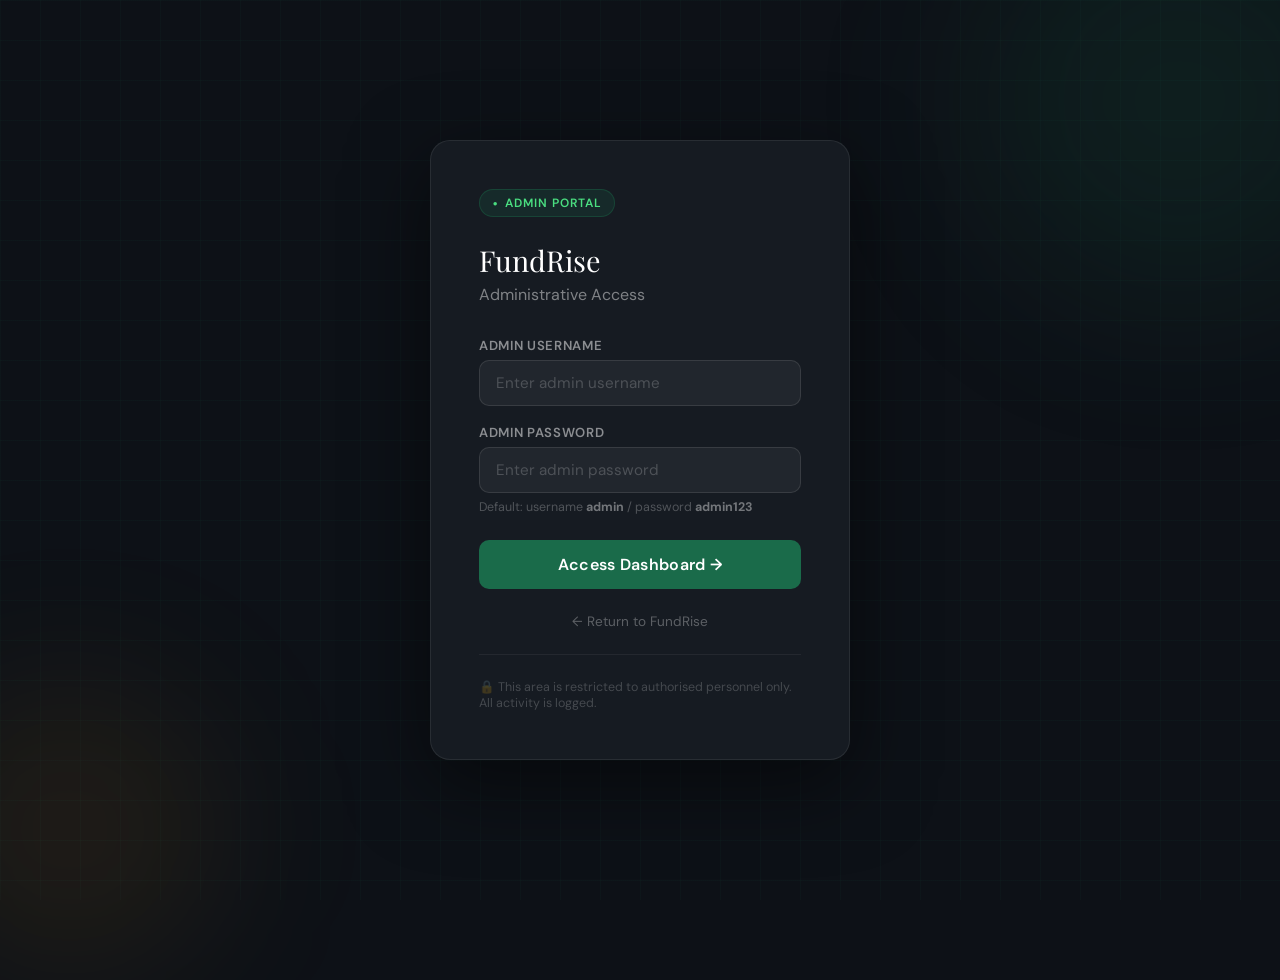
<file: Admin dashboard for fun-rise/admin-login.html>
<!DOCTYPE html>
<html lang="en">
<head>
    <meta charset="UTF-8">
    <meta name="viewport" content="width=device-width, initial-scale=1.0">
    <title>FundRise — Admin Login</title>
    <link rel="preconnect" href="https://fonts.googleapis.com">
    <link href="https://fonts.googleapis.com/css2?family=DM+Sans:wght@300;400;500;600&family=Playfair+Display:wght@700;800&display=swap" rel="stylesheet">
    <style>
        *, *::before, *::after { box-sizing: border-box; margin: 0; padding: 0; }
        body {
            font-family: 'DM Sans', sans-serif;
            background: #0d1117;
            min-height: 100vh;
            display: flex;
            align-items: center;
            justify-content: center;
            position: relative;
            overflow: hidden;
        }

        /* Subtle grid background */
        body::before {
            content: '';
            position: absolute;
            inset: 0;
            background-image:
                linear-gradient(rgba(26,107,74,0.06) 1px, transparent 1px),
                linear-gradient(90deg, rgba(26,107,74,0.06) 1px, transparent 1px);
            background-size: 40px 40px;
        }

        /* Glow orbs */
        .orb {
            position: absolute;
            border-radius: 50%;
            filter: blur(80px);
            pointer-events: none;
        }
        .orb-1 { width: 400px; height: 400px; background: rgba(26,107,74,0.15); top: -100px; right: -100px; }
        .orb-2 { width: 300px; height: 300px; background: rgba(244,166,35,0.08); bottom: -80px; left: -80px; }

        .login-card {
            position: relative;
            z-index: 1;
            background: #161b22;
            border: 1px solid rgba(255,255,255,0.08);
            border-radius: 20px;
            padding: 3rem;
            width: 100%;
            max-width: 420px;
            box-shadow: 0 24px 80px rgba(0,0,0,0.5);
        }

        .admin-badge {
            display: inline-flex;
            align-items: center;
            gap: 0.4rem;
            background: rgba(26,107,74,0.2);
            border: 1px solid rgba(26,107,74,0.4);
            color: #4ade80;
            font-size: 0.75rem;
            font-weight: 600;
            letter-spacing: 0.08em;
            text-transform: uppercase;
            padding: 0.3rem 0.8rem;
            border-radius: 999px;
            margin-bottom: 1.5rem;
        }

        .admin-badge::before { content: '●'; font-size: 0.5rem; }

        .logo {
            font-family: 'Playfair Display', serif;
            font-size: 1.8rem;
            color: #fff;
            margin-bottom: 0.3rem;
        }

        h2 {
            font-size: 1rem;
            font-weight: 400;
            color: rgba(255,255,255,0.45);
            margin-bottom: 2rem;
            font-family: 'DM Sans', sans-serif;
        }

        .form-group { margin-bottom: 1.1rem; }

        label {
            display: block;
            font-size: 0.82rem;
            font-weight: 600;
            color: rgba(255,255,255,0.5);
            letter-spacing: 0.05em;
            text-transform: uppercase;
            margin-bottom: 0.4rem;
        }

        input {
            width: 100%;
            padding: 0.75rem 1rem;
            background: rgba(255,255,255,0.05);
            border: 1px solid rgba(255,255,255,0.1);
            border-radius: 10px;
            font-size: 0.95rem;
            font-family: 'DM Sans', sans-serif;
            color: #fff;
            outline: none;
            transition: border-color 0.2s, background 0.2s;
        }

        input:focus {
            border-color: rgba(26,107,74,0.6);
            background: rgba(26,107,74,0.06);
        }

        input::placeholder { color: rgba(255,255,255,0.2); }

        .hint {
            font-size: 0.78rem;
            color: rgba(255,255,255,0.25);
            margin-top: 0.35rem;
        }

        .btn-login {
            width: 100%;
            padding: 0.85rem;
            background: #1a6b4a;
            color: #fff;
            border: none;
            border-radius: 10px;
            font-size: 1rem;
            font-weight: 600;
            font-family: 'DM Sans', sans-serif;
            cursor: pointer;
            margin-top: 0.5rem;
            transition: background 0.2s, transform 0.15s;
            letter-spacing: 0.02em;
        }

        .btn-login:hover { background: #124d36; transform: translateY(-1px); }
        .btn-login:active { transform: translateY(0); }

        .back-link {
            display: block;
            text-align: center;
            margin-top: 1.5rem;
            font-size: 0.85rem;
            color: rgba(255,255,255,0.3);
            text-decoration: none;
            transition: color 0.2s;
        }

        .back-link:hover { color: rgba(255,255,255,0.6); }

        .error-msg {
            background: rgba(217,79,61,0.15);
            border: 1px solid rgba(217,79,61,0.3);
            color: #f87171;
            padding: 0.75rem 1rem;
            border-radius: 8px;
            font-size: 0.88rem;
            margin-bottom: 1rem;
            display: none;
        }

        .error-msg.show { display: block; }

        .security-note {
            display: flex;
            align-items: center;
            gap: 0.5rem;
            margin-top: 1.5rem;
            padding-top: 1.5rem;
            border-top: 1px solid rgba(255,255,255,0.06);
            font-size: 0.78rem;
            color: rgba(255,255,255,0.2);
        }
    </style>
</head>
<body>

<div class="orb orb-1"></div>
<div class="orb orb-2"></div>

<div class="login-card">
    <div class="admin-badge">Admin Portal</div>
    <div class="logo">FundRise</div>
    <h2>Administrative Access</h2>

    <div class="error-msg" id="errorMsg">Invalid credentials. Please try again.</div>

    <form onsubmit="handleAdminLogin(event)">
        <div class="form-group">
            <label>Admin Username</label>
            <input type="text" id="adminUser" placeholder="Enter admin username" required autocomplete="off">
        </div>
        <div class="form-group">
            <label>Admin Password</label>
            <input type="password" id="adminPass" placeholder="Enter admin password" required>
            <div class="hint">Default: username <strong style="color:rgba(255,255,255,0.4)">admin</strong> / password <strong style="color:rgba(255,255,255,0.4)">admin123</strong></div>
        </div>
        <button type="submit" class="btn-login">Access Dashboard →</button>
    </form>

    <a href="index.html" class="back-link">← Return to FundRise</a>

    <div class="security-note">
        🔒 This area is restricted to authorised personnel only. All activity is logged.
    </div>
</div>

<script>
    // Redirect if already admin
    if (sessionStorage.getItem('fr_admin')) {
        window.location.href = 'admin.html';
    }

    // Admin credentials (in production these would be server-validated)
    const ADMIN_CREDENTIALS = [
        { username: 'admin', password: 'admin123', name: 'Super Admin', role: 'superadmin' },
        { username: 'moderator', password: 'mod456', name: 'Content Moderator', role: 'moderator' }
    ];

    function handleAdminLogin(e) {
        e.preventDefault();
        const username = document.getElementById('adminUser').value.trim();
        const password = document.getElementById('adminPass').value;
        const errorMsg = document.getElementById('errorMsg');

        const match = ADMIN_CREDENTIALS.find(c => c.username === username && c.password === password);

        if (match) {
            sessionStorage.setItem('fr_admin', JSON.stringify({ username: match.username, name: match.name, role: match.role, loginTime: new Date().toISOString() }));
            window.location.href = 'admin.html';
        } else {
            errorMsg.classList.add('show');
            document.getElementById('adminPass').value = '';
        }
    }
</script>
</body>
</html>
</file>
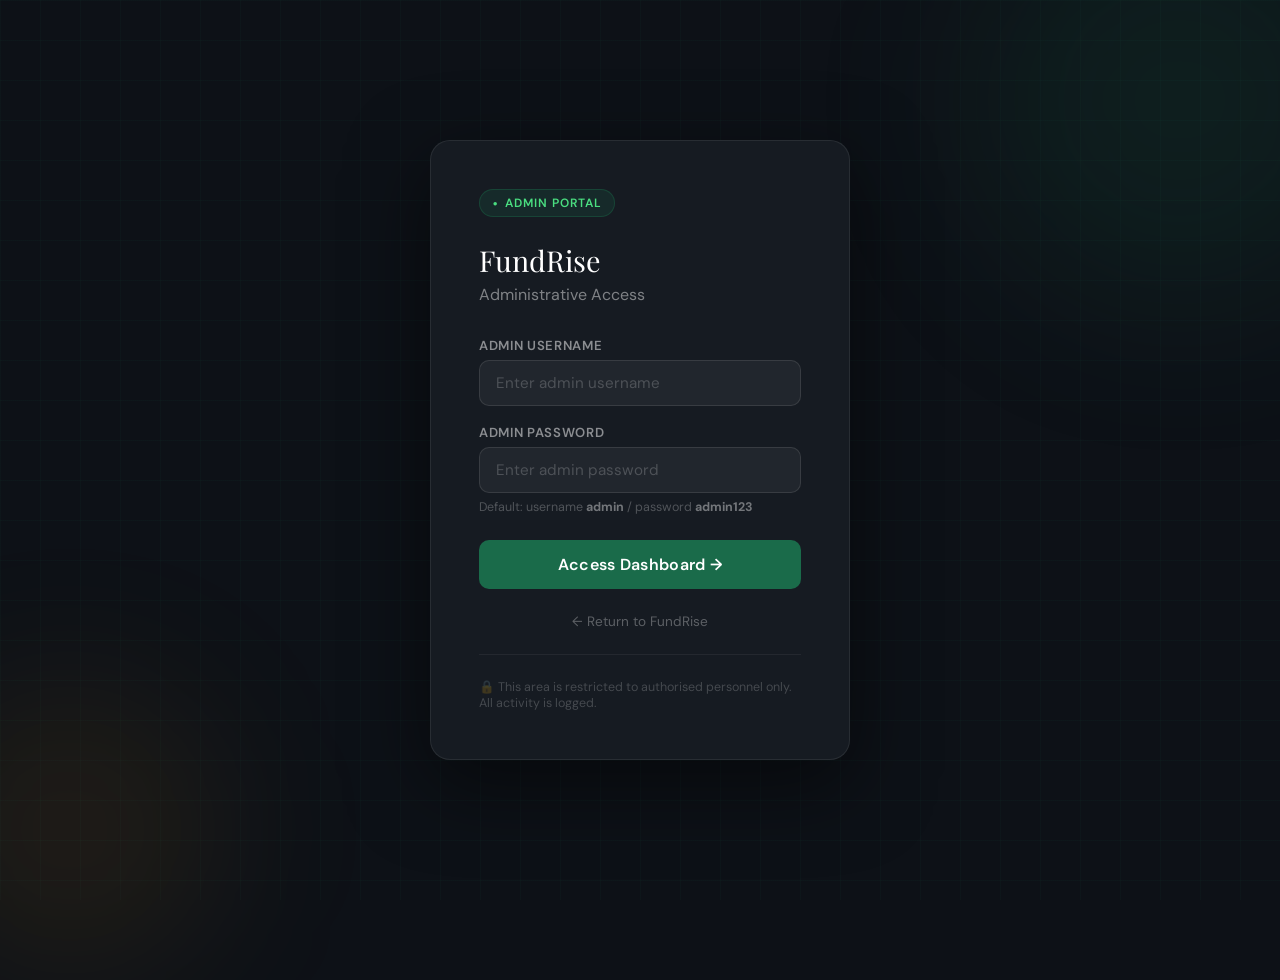
<file: Admin dashboard for fun-rise/admin.html>
<!DOCTYPE html>
<html lang="en">
<head>
    <meta charset="UTF-8">
    <meta name="viewport" content="width=device-width, initial-scale=1.0">
    <title>FundRise — Admin Dashboard</title>
    <link rel="preconnect" href="https://fonts.googleapis.com">
    <link href="https://fonts.googleapis.com/css2?family=DM+Sans:wght@300;400;500;600&family=Playfair+Display:wght@700;800&display=swap" rel="stylesheet">
    <style>
        *, *::before, *::after { box-sizing: border-box; margin: 0; padding: 0; }

        :root {
            --bg:        #0d1117;
            --surface:   #161b22;
            --surface2:  #1c2128;
            --border:    rgba(255,255,255,0.08);
            --border2:   rgba(255,255,255,0.14);
            --text:      #e6edf3;
            --muted:     rgba(255,255,255,0.38);
            --primary:   #1a6b4a;
            --primary-l: rgba(26,107,74,0.18);
            --primary-b: rgba(26,107,74,0.45);
            --accent:    #f4a623;
            --accent-l:  rgba(244,166,35,0.15);
            --danger:    #d94f3d;
            --danger-l:  rgba(217,79,61,0.15);
            --warning:   #e5a308;
            --warning-l: rgba(229,163,8,0.15);
            --info:      #3b82f6;
            --info-l:    rgba(59,130,246,0.15);
            --success:   #22c55e;
            --success-l: rgba(34,197,94,0.15);
            --sidebar-w: 240px;
            --header-h:  60px;
            --radius:    10px;
            --radius-lg: 14px;
        }

        body { font-family: 'DM Sans', sans-serif; background: var(--bg); color: var(--text); min-height: 100vh; display: flex; }

        /* ── SIDEBAR ── */
        .sidebar {
            width: var(--sidebar-w);
            background: var(--surface);
            border-right: 1px solid var(--border);
            display: flex;
            flex-direction: column;
            position: fixed;
            top: 0; left: 0; bottom: 0;
            z-index: 50;
            transition: transform 0.3s;
        }

        .sidebar-logo {
            padding: 1.25rem 1.5rem;
            border-bottom: 1px solid var(--border);
            display: flex;
            align-items: center;
            gap: 0.6rem;
        }

        .sidebar-logo-text { font-family: 'Playfair Display', serif; font-size: 1.25rem; color: var(--text); }

        .sidebar-badge {
            font-size: 0.65rem;
            font-weight: 700;
            text-transform: uppercase;
            letter-spacing: 0.08em;
            background: var(--primary-l);
            color: #4ade80;
            border: 1px solid var(--primary-b);
            padding: 0.15rem 0.5rem;
            border-radius: 999px;
        }

        .sidebar-admin-info {
            padding: 1rem 1.5rem;
            border-bottom: 1px solid var(--border);
        }

        .sidebar-admin-name { font-weight: 600; font-size: 0.9rem; }
        .sidebar-admin-role { font-size: 0.75rem; color: var(--muted); margin-top: 0.2rem; text-transform: capitalize; }

        nav.sidebar-nav { flex: 1; padding: 1rem 0; overflow-y: auto; }

        .nav-section-label {
            font-size: 0.68rem;
            font-weight: 700;
            text-transform: uppercase;
            letter-spacing: 0.1em;
            color: var(--muted);
            padding: 0.75rem 1.5rem 0.3rem;
        }

        .nav-item {
            display: flex;
            align-items: center;
            gap: 0.65rem;
            padding: 0.6rem 1.5rem;
            cursor: pointer;
            font-size: 0.9rem;
            font-weight: 500;
            color: var(--muted);
            border-left: 3px solid transparent;
            transition: all 0.15s;
            user-select: none;
        }

        .nav-item:hover { color: var(--text); background: rgba(255,255,255,0.04); }
        .nav-item.active { color: #4ade80; background: var(--primary-l); border-left-color: #4ade80; }

        .nav-item .icon { font-size: 1rem; width: 20px; text-align: center; flex-shrink: 0; }

        .nav-badge {
            margin-left: auto;
            background: var(--danger);
            color: #fff;
            font-size: 0.68rem;
            font-weight: 700;
            padding: 0.1rem 0.45rem;
            border-radius: 999px;
        }

        .sidebar-footer {
            padding: 1rem 1.5rem;
            border-top: 1px solid var(--border);
        }

        .btn-logout {
            width: 100%;
            padding: 0.55rem;
            background: rgba(217,79,61,0.12);
            color: #f87171;
            border: 1px solid rgba(217,79,61,0.25);
            border-radius: 8px;
            font-size: 0.85rem;
            font-weight: 600;
            font-family: 'DM Sans', sans-serif;
            cursor: pointer;
            transition: all 0.18s;
        }

        .btn-logout:hover { background: rgba(217,79,61,0.22); }

        /* ── MAIN CONTENT ── */
        .main-content {
            margin-left: var(--sidebar-w);
            flex: 1;
            display: flex;
            flex-direction: column;
            min-height: 100vh;
        }

        .topbar {
            height: var(--header-h);
            background: var(--surface);
            border-bottom: 1px solid var(--border);
            display: flex;
            align-items: center;
            justify-content: space-between;
            padding: 0 2rem;
            position: sticky;
            top: 0;
            z-index: 40;
        }

        .topbar-title { font-size: 1.05rem; font-weight: 600; }
        .topbar-time { font-size: 0.82rem; color: var(--muted); }

        .page-content { padding: 2rem; flex: 1; }

        /* ── PANELS ── */
        .panel { display: none; }
        .panel.active { display: block; }

        /* ── STAT CARDS ── */
        .stats-grid {
            display: grid;
            grid-template-columns: repeat(auto-fill, minmax(200px, 1fr));
            gap: 1rem;
            margin-bottom: 2rem;
        }

        .stat-card {
            background: var(--surface);
            border: 1px solid var(--border);
            border-radius: var(--radius-lg);
            padding: 1.25rem 1.5rem;
            display: flex;
            flex-direction: column;
            gap: 0.4rem;
            transition: border-color 0.2s;
        }

        .stat-card:hover { border-color: var(--border2); }

        .stat-label { font-size: 0.78rem; color: var(--muted); font-weight: 600; text-transform: uppercase; letter-spacing: 0.06em; }
        .stat-value { font-size: 1.8rem; font-family: 'Playfair Display', serif; font-weight: 700; }
        .stat-sub { font-size: 0.78rem; color: var(--muted); }
        .stat-icon { font-size: 1.3rem; margin-bottom: 0.25rem; }

        .stat-card.green .stat-value { color: var(--success); }
        .stat-card.amber .stat-value { color: var(--accent); }
        .stat-card.red   .stat-value { color: var(--danger); }
        .stat-card.blue  .stat-value { color: var(--info); }

        /* ── SECTION CARD ── */
        .section-card {
            background: var(--surface);
            border: 1px solid var(--border);
            border-radius: var(--radius-lg);
            margin-bottom: 1.5rem;
            overflow: hidden;
        }

        .section-header {
            padding: 1rem 1.5rem;
            border-bottom: 1px solid var(--border);
            display: flex;
            align-items: center;
            justify-content: space-between;
            flex-wrap: wrap;
            gap: 0.5rem;
        }

        .section-title { font-size: 0.95rem; font-weight: 600; }

        /* ── TABLE ── */
        .admin-table { width: 100%; border-collapse: collapse; }
        .admin-table th {
            text-align: left;
            font-size: 0.72rem;
            font-weight: 700;
            text-transform: uppercase;
            letter-spacing: 0.08em;
            color: var(--muted);
            padding: 0.75rem 1.5rem;
            border-bottom: 1px solid var(--border);
            white-space: nowrap;
        }

        .admin-table td {
            padding: 0.85rem 1.5rem;
            font-size: 0.88rem;
            border-bottom: 1px solid var(--border);
            vertical-align: middle;
        }

        .admin-table tr:last-child td { border-bottom: none; }
        .admin-table tr:hover td { background: rgba(255,255,255,0.02); }

        /* ── BADGES ── */
        .pill {
            display: inline-block;
            padding: 0.2rem 0.65rem;
            border-radius: 999px;
            font-size: 0.72rem;
            font-weight: 700;
            text-transform: uppercase;
            letter-spacing: 0.04em;
        }

        .pill-green   { background: var(--success-l); color: var(--success); }
        .pill-red     { background: var(--danger-l);  color: #f87171; }
        .pill-amber   { background: var(--warning-l); color: var(--accent); }
        .pill-blue    { background: var(--info-l);    color: #60a5fa; }
        .pill-gray    { background: rgba(255,255,255,0.07); color: var(--muted); }

        /* ── BUTTONS ── */
        .btn {
            display: inline-flex;
            align-items: center;
            gap: 0.3rem;
            padding: 0.35rem 0.8rem;
            border-radius: 7px;
            font-size: 0.8rem;
            font-weight: 600;
            font-family: 'DM Sans', sans-serif;
            cursor: pointer;
            border: 1px solid transparent;
            transition: all 0.15s;
            white-space: nowrap;
        }

        .btn-approve { background: var(--success-l); color: var(--success); border-color: rgba(34,197,94,0.25); }
        .btn-approve:hover { background: rgba(34,197,94,0.25); }

        .btn-reject  { background: var(--danger-l);  color: #f87171; border-color: rgba(217,79,61,0.25); }
        .btn-reject:hover { background: rgba(217,79,61,0.25); }

        .btn-warn    { background: var(--warning-l); color: var(--accent); border-color: rgba(229,163,8,0.25); }
        .btn-warn:hover { background: rgba(229,163,8,0.25); }

        .btn-info    { background: var(--info-l); color: #60a5fa; border-color: rgba(59,130,246,0.25); }
        .btn-info:hover { background: rgba(59,130,246,0.25); }

        .btn-ghost   { background: rgba(255,255,255,0.05); color: var(--muted); border-color: var(--border); }
        .btn-ghost:hover { background: rgba(255,255,255,0.1); color: var(--text); }

        .btn-row { display: flex; gap: 0.4rem; flex-wrap: wrap; }

        /* ── SEARCH / FILTER ── */
        .filter-row {
            display: flex;
            gap: 0.75rem;
            flex-wrap: wrap;
            align-items: center;
        }

        .filter-row input,
        .filter-row select {
            padding: 0.45rem 0.9rem;
            background: var(--surface2);
            border: 1px solid var(--border);
            border-radius: 8px;
            color: var(--text);
            font-family: 'DM Sans', sans-serif;
            font-size: 0.85rem;
            outline: none;
            transition: border-color 0.2s;
        }

        .filter-row input:focus,
        .filter-row select:focus { border-color: var(--primary-b); }
        .filter-row input::placeholder { color: var(--muted); }
        .filter-row select option { background: var(--surface2); }

        /* ── ANALYTICS ── */
        .analytics-grid {
            display: grid;
            grid-template-columns: 1fr 1fr;
            gap: 1.5rem;
            margin-bottom: 1.5rem;
        }

        .chart-bar-wrap { padding: 1.25rem 1.5rem; }

        .chart-bar-row {
            display: flex;
            align-items: center;
            gap: 0.75rem;
            margin-bottom: 0.85rem;
            font-size: 0.85rem;
        }

        .chart-bar-label { width: 90px; color: var(--muted); flex-shrink: 0; text-align: right; font-size: 0.8rem; }
        .chart-bar-track { flex: 1; height: 10px; background: rgba(255,255,255,0.06); border-radius: 999px; overflow: hidden; }
        .chart-bar-fill  { height: 100%; border-radius: 999px; transition: width 0.8s cubic-bezier(.4,0,.2,1); }
        .chart-bar-val   { width: 50px; text-align: right; font-weight: 600; font-size: 0.8rem; }

        .donut-wrap { display: flex; align-items: center; justify-content: center; gap: 2rem; padding: 1.5rem; flex-wrap: wrap; }

        .donut-legend { display: flex; flex-direction: column; gap: 0.6rem; }
        .legend-item  { display: flex; align-items: center; gap: 0.5rem; font-size: 0.82rem; }
        .legend-dot   { width: 10px; height: 10px; border-radius: 50%; flex-shrink: 0; }

        /* ── MODAL ── */
        .modal-backdrop {
            position: fixed; inset: 0;
            background: rgba(0,0,0,0.6);
            z-index: 200;
            display: none;
            align-items: center;
            justify-content: center;
        }

        .modal-backdrop.open { display: flex; }

        .modal {
            background: var(--surface);
            border: 1px solid var(--border2);
            border-radius: var(--radius-lg);
            padding: 2rem;
            max-width: 480px;
            width: 90%;
            box-shadow: 0 24px 80px rgba(0,0,0,0.6);
        }

        .modal h3 { font-size: 1.1rem; margin-bottom: 0.5rem; }
        .modal p  { font-size: 0.88rem; color: var(--muted); margin-bottom: 1.25rem; line-height: 1.6; }
        .modal-actions { display: flex; gap: 0.75rem; justify-content: flex-end; flex-wrap: wrap; }
        .modal-btn-cancel { padding: 0.55rem 1.2rem; background: rgba(255,255,255,0.06); color: var(--muted); border: 1px solid var(--border); border-radius: 8px; cursor: pointer; font-family: 'DM Sans', sans-serif; font-size: 0.88rem; }
        .modal-btn-confirm { padding: 0.55rem 1.2rem; border-radius: 8px; cursor: pointer; font-family: 'DM Sans', sans-serif; font-size: 0.88rem; font-weight: 600; border: none; }

        /* ── TOAST ── */
        #toast-container { position: fixed; bottom: 1.5rem; right: 1.5rem; z-index: 9999; display: flex; flex-direction: column; gap: 0.5rem; }
        .toast { padding: 0.75rem 1.2rem; border-radius: 10px; font-size: 0.88rem; font-weight: 500; background: var(--surface2); color: var(--text); border: 1px solid var(--border2); border-left: 4px solid var(--primary); box-shadow: 0 8px 32px rgba(0,0,0,0.4); opacity: 0; transform: translateX(16px); transition: opacity 0.3s, transform 0.3s; max-width: 300px; }
        .toast.show { opacity: 1; transform: translateX(0); }
        .toast.danger { border-left-color: var(--danger); }
        .toast.warning { border-left-color: var(--warning); }
        .toast.info { border-left-color: var(--info); }

        /* ── RESPONSIVE ── */
        @media (max-width: 768px) {
            .sidebar { transform: translateX(-100%); }
            .sidebar.open { transform: translateX(0); }
            .main-content { margin-left: 0; }
            .analytics-grid { grid-template-columns: 1fr; }
            .stats-grid { grid-template-columns: repeat(2, 1fr); }
        }
    </style>
</head>
<body>

<!-- Sidebar -->
<aside class="sidebar" id="sidebar">
    <div class="sidebar-logo">
        <span class="sidebar-logo-text">FundRise</span>
        <span class="sidebar-badge">Admin</span>
    </div>

    <div class="sidebar-admin-info">
        <div class="sidebar-admin-name" id="adminNameDisplay">—</div>
        <div class="sidebar-admin-role" id="adminRoleDisplay">—</div>
    </div>

    <nav class="sidebar-nav">
        <div class="nav-section-label">Overview</div>
        <div class="nav-item active" onclick="switchPanel('overview', this)">
            <span class="icon">📊</span> Dashboard
        </div>

        <div class="nav-section-label">Content</div>
        <div class="nav-item" onclick="switchPanel('campaigns', this)">
            <span class="icon">📋</span> Campaigns
        </div>
        <div class="nav-item" onclick="switchPanel('reports', this)">
            <span class="icon">🚩</span> Reports
            <span class="nav-badge" id="reportsBadge">3</span>
        </div>

        <div class="nav-section-label">People</div>
        <div class="nav-item" onclick="switchPanel('users', this)">
            <span class="icon">👥</span> Users
        </div>
        <div class="nav-item" onclick="switchPanel('withdrawals', this)">
            <span class="icon">💸</span> Withdrawals
            <span class="nav-badge" id="withdrawBadge">2</span>
        </div>

        <div class="nav-section-label">Insights</div>
        <div class="nav-item" onclick="switchPanel('analytics', this)">
            <span class="icon">📈</span> Analytics
        </div>
    </nav>

    <div class="sidebar-footer">
        <button class="btn-logout" onclick="adminLogout()">Sign Out</button>
    </div>
</aside>

<!-- Main -->
<div class="main-content">
    <div class="topbar">
        <div style="display:flex;align-items:center;gap:1rem">
            <button onclick="document.getElementById('sidebar').classList.toggle('open')"
                style="display:none;background:none;border:none;color:var(--text);font-size:1.3rem;cursor:pointer" id="hamburger">☰</button>
            <span class="topbar-title" id="topbarTitle">Dashboard</span>
        </div>
        <div style="display:flex;align-items:center;gap:1rem">
            <span class="topbar-time" id="clockEl"></span>
            <a href="index.html" target="_blank" style="font-size:0.8rem;color:var(--muted);text-decoration:none">↗ View Site</a>
        </div>
    </div>

    <div class="page-content">

        <!-- ── OVERVIEW ── -->
        <div class="panel active" id="panel-overview">
            <div class="stats-grid" id="statsGrid"></div>

            <div style="display:grid;grid-template-columns:1fr 1fr;gap:1.5rem;margin-bottom:1.5rem" class="overview-split">

                <!-- Recent campaigns -->
                <div class="section-card">
                    <div class="section-header">
                        <span class="section-title">Recent Campaigns</span>
                        <button class="btn btn-ghost" onclick="switchPanel('campaigns', document.querySelector('.nav-item:nth-child(4))'))">View All</button>
                    </div>
                    <div id="overviewCampaigns"></div>
                </div>

                <!-- Pending actions -->
                <div class="section-card">
                    <div class="section-header">
                        <span class="section-title">Pending Actions</span>
                    </div>
                    <div id="overviewPending" style="padding:1rem 1.5rem"></div>
                </div>
            </div>
        </div>

        <!-- ── CAMPAIGNS ── -->
        <div class="panel" id="panel-campaigns">
            <div class="section-card">
                <div class="section-header">
                    <span class="section-title">All Campaigns</span>
                    <div class="filter-row">
                        <input type="text" id="campSearch" placeholder="Search…" oninput="renderCampaignsTable()">
                        <select id="campStatusFilter" onchange="renderCampaignsTable()">
                            <option value="all">All Status</option>
                            <option value="active">Active</option>
                            <option value="ended">Ended</option>
                            <option value="suspended">Suspended</option>
                        </select>
                        <select id="campCatFilter" onchange="renderCampaignsTable()">
                            <option value="all">All Categories</option>
                            <option value="medical">Medical</option>
                            <option value="education">Education</option>
                            <option value="funeral">Funeral</option>
                            <option value="business">Business</option>
                            <option value="charity">Charity</option>
                        </select>
                    </div>
                </div>
                <div style="overflow-x:auto">
                    <table class="admin-table">
                        <thead>
                            <tr>
                                <th>Campaign</th>
                                <th>Category</th>
                                <th>Progress</th>
                                <th>Deadline</th>
                                <th>Status</th>
                                <th>Actions</th>
                            </tr>
                        </thead>
                        <tbody id="campaignsTableBody"></tbody>
                    </table>
                </div>
            </div>
        </div>

        <!-- ── REPORTS ── -->
        <div class="panel" id="panel-reports">
            <div class="section-card">
                <div class="section-header">
                    <span class="section-title">Flagged Campaigns & Reports</span>
                    <select id="reportStatusFilter" onchange="renderReports()">
                        <option value="all">All Reports</option>
                        <option value="pending">Pending</option>
                        <option value="resolved">Resolved</option>
                        <option value="dismissed">Dismissed</option>
                    </select>
                </div>
                <div style="overflow-x:auto">
                    <table class="admin-table">
                        <thead>
                            <tr>
                                <th>Campaign</th>
                                <th>Reported By</th>
                                <th>Reason</th>
                                <th>Date</th>
                                <th>Status</th>
                                <th>Actions</th>
                            </tr>
                        </thead>
                        <tbody id="reportsTableBody"></tbody>
                    </table>
                </div>
            </div>
        </div>

        <!-- ── USERS ── -->
        <div class="panel" id="panel-users">
            <div class="section-card">
                <div class="section-header">
                    <span class="section-title">User Management</span>
                    <div class="filter-row">
                        <input type="text" id="userSearch" placeholder="Search users…" oninput="renderUsers()">
                        <select id="userRoleFilter" onchange="renderUsers()">
                            <option value="all">All Roles</option>
                            <option value="USER">User</option>
                            <option value="MODERATOR">Moderator</option>
                            <option value="BANNED">Banned</option>
                        </select>
                    </div>
                </div>
                <div style="overflow-x:auto">
                    <table class="admin-table">
                        <thead>
                            <tr>
                                <th>User</th>
                                <th>Email</th>
                                <th>Role</th>
                                <th>Campaigns</th>
                                <th>Joined</th>
                                <th>Actions</th>
                            </tr>
                        </thead>
                        <tbody id="usersTableBody"></tbody>
                    </table>
                </div>
            </div>
        </div>

        <!-- ── WITHDRAWALS ── -->
        <div class="panel" id="panel-withdrawals">
            <div class="section-card">
                <div class="section-header">
                    <span class="section-title">Withdrawal Requests</span>
                    <select id="withdrawFilter" onchange="renderWithdrawals()">
                        <option value="all">All</option>
                        <option value="pending">Pending</option>
                        <option value="approved">Approved</option>
                        <option value="rejected">Rejected</option>
                    </select>
                </div>
                <div style="overflow-x:auto">
                    <table class="admin-table">
                        <thead>
                            <tr>
                                <th>User</th>
                                <th>Campaign</th>
                                <th>Amount</th>
                                <th>Method</th>
                                <th>Account Details</th>
                                <th>Date</th>
                                <th>Status</th>
                                <th>Actions</th>
                            </tr>
                        </thead>
                        <tbody id="withdrawalsTableBody"></tbody>
                    </table>
                </div>
            </div>
        </div>

        <!-- ── ANALYTICS ── -->
        <div class="panel" id="panel-analytics">
            <div class="stats-grid" id="analyticsStats"></div>

            <div class="analytics-grid">
                <!-- Category breakdown -->
                <div class="section-card">
                    <div class="section-header"><span class="section-title">Campaigns by Category</span></div>
                    <div class="chart-bar-wrap" id="categoryChart"></div>
                </div>

                <!-- Funding status donut -->
                <div class="section-card">
                    <div class="section-header"><span class="section-title">Funding Status</span></div>
                    <div class="donut-wrap">
                        <svg width="140" height="140" viewBox="0 0 140 140" id="donutSvg"></svg>
                        <div class="donut-legend" id="donutLegend"></div>
                    </div>
                </div>
            </div>

            <!-- Top campaigns -->
            <div class="section-card">
                <div class="section-header"><span class="section-title">Top Performing Campaigns</span></div>
                <div style="overflow-x:auto">
                    <table class="admin-table">
                        <thead><tr><th>Campaign</th><th>Category</th><th>Raised</th><th>Target</th><th>% Funded</th><th>Donors</th></tr></thead>
                        <tbody id="topCampaignsBody"></tbody>
                    </table>
                </div>
            </div>
        </div>

    </div><!-- /page-content -->
</div><!-- /main-content -->

<!-- Confirm Modal -->
<div class="modal-backdrop" id="confirmModal">
    <div class="modal">
        <h3 id="modalTitle">Confirm Action</h3>
        <p id="modalBody">Are you sure?</p>
        <div class="modal-actions">
            <button class="modal-btn-cancel" onclick="closeModal()">Cancel</button>
            <button class="modal-btn-confirm" id="modalConfirmBtn" onclick="modalCallback && modalCallback()">Confirm</button>
        </div>
    </div>
</div>

<div id="toast-container"></div>

<script>
// ── AUTH GUARD ──────────────────────────────────────────
const adminSession = JSON.parse(sessionStorage.getItem('fr_admin') || 'null');
if (!adminSession) { window.location.href = 'admin-login.html'; }

document.getElementById('adminNameDisplay').textContent = adminSession?.name || 'Admin';
document.getElementById('adminRoleDisplay').textContent = adminSession?.role || 'admin';

function adminLogout() {
    sessionStorage.removeItem('fr_admin');
    window.location.href = 'admin-login.html';
}

// ── CLOCK ──────────────────────────────────────────────
function updateClock() {
    document.getElementById('clockEl').textContent = new Date().toLocaleString('en-GB', { weekday:'short', day:'2-digit', month:'short', hour:'2-digit', minute:'2-digit' });
}
updateClock();
setInterval(updateClock, 30000);

// ── MOCK DATA ──────────────────────────────────────────
function getCampaigns() {
    return JSON.parse(localStorage.getItem('fr_campaigns')) || [
        { id:1, title:'Heart Surgery for Leo', category:'medical', target:10000, raised:4200, deadline:'2026-06-15', desc:'Urgent cardiac procedure for 6-year-old Leo.', donors:[{name:'Alice',amount:500},{name:'Anonymous',amount:200}], comments:[{user:'John',text:'Praying!',date:'2026-04-01'}], ownerId:'user1', status:'active', likes:42 },
        { id:2, title:'Community Library Build', category:'education', target:25000, raised:18000, deadline:'2026-09-01', desc:'Building a safe learning space.', donors:[], comments:[], ownerId:'user2', status:'active', likes:89 },
        { id:3, title:'Funeral Support — Mensah Family', category:'funeral', target:5000, raised:3100, deadline:'2026-05-01', desc:'Cover funeral costs.', donors:[], comments:[], ownerId:'user3', status:'active', likes:31 },
        { id:4, title:'Local Bakery Startup', category:'business', target:8000, raised:2200, deadline:'2026-07-20', desc:'Help Afia launch her bakery.', donors:[], comments:[], ownerId:'user4', status:'active', likes:17 }
    ];
}

function saveCampaigns(c) { localStorage.setItem('fr_campaigns', JSON.stringify(c)); }

const mockUsers = [
    { id:'user1', name:'Alice Mensah', email:'alice@example.com', role:'USER', joined:'2026-01-12' },
    { id:'user2', name:'Kwame Asante', email:'kwame@example.com', role:'USER', joined:'2026-02-03' },
    { id:'user3', name:'Grace Owusu', email:'grace@example.com', role:'MODERATOR', joined:'2025-11-20' },
    { id:'user4', name:'Afia Boateng', email:'afia@example.com', role:'USER', joined:'2026-03-08' },
    { id:'user5', name:'Yaw Darko', email:'yaw@example.com', role:'BANNED', joined:'2026-01-30' }
];

const mockReports = [
    { id:1, campaignId:1, campaignTitle:'Heart Surgery for Leo', reportedBy:'Yaw Darko', reason:'Suspicious — cannot verify medical claim.', date:'2026-04-05', status:'pending' },
    { id:2, campaignId:4, campaignTitle:'Local Bakery Startup', reportedBy:'Anonymous', reason:'Photos appear to be stock images.', date:'2026-04-06', status:'pending' },
    { id:3, campaignId:2, campaignTitle:'Community Library Build', reportedBy:'User123', reason:'Duplicate campaign already exists.', date:'2026-03-28', status:'resolved' }
];

const mockWithdrawals = [
    { id:1, user:'Alice Mensah', campaignTitle:'Heart Surgery for Leo', amount:2000, method:'Mobile Money', details:'MTN: 024 111 2233 — Alice Mensah', date:'2026-04-08', status:'pending' },
    { id:2, user:'Grace Owusu', campaignTitle:'Funeral Support — Mensah Family', amount:1500, method:'Bank Transfer', details:'GCB Acct: 1234567890 — Grace Owusu', date:'2026-04-07', status:'pending' },
    { id:3, user:'Kwame Asante', campaignTitle:'Community Library Build', amount:5000, method:'Bank Transfer', details:'Absa Acct: 9876543210 — Kwame Asante', date:'2026-04-01', status:'approved' }
];

// ── NAVIGATION ─────────────────────────────────────────
const panelTitles = { overview:'Dashboard', campaigns:'Campaigns', reports:'Reports & Flags', users:'User Management', withdrawals:'Withdrawals', analytics:'Analytics' };

function switchPanel(name, el) {
    document.querySelectorAll('.panel').forEach(p => p.classList.remove('active'));
    document.querySelectorAll('.nav-item').forEach(i => i.classList.remove('active'));
    document.getElementById('panel-' + name).classList.add('active');
    if (el) el.classList.add('active');
    document.getElementById('topbarTitle').textContent = panelTitles[name] || name;
    renderPanel(name);
    document.getElementById('sidebar').classList.remove('open');
}

function renderPanel(name) {
    if (name === 'overview')    renderOverview();
    if (name === 'campaigns')   renderCampaignsTable();
    if (name === 'reports')     renderReports();
    if (name === 'users')       renderUsers();
    if (name === 'withdrawals') renderWithdrawals();
    if (name === 'analytics')   renderAnalytics();
}

// ── OVERVIEW ───────────────────────────────────────────
function renderOverview() {
    const camps = getCampaigns();
    const totalRaised = camps.reduce((s,c) => s + c.raised, 0);
    const totalDonors = camps.reduce((s,c) => s + (c.donors||[]).length, 0);
    const pending = mockReports.filter(r => r.status === 'pending').length + mockWithdrawals.filter(w => w.status === 'pending').length;

    document.getElementById('statsGrid').innerHTML = `
        <div class="stat-card green"><div class="stat-icon">💰</div><div class="stat-label">Total Raised</div><div class="stat-value">$${totalRaised.toLocaleString()}</div><div class="stat-sub">across all campaigns</div></div>
        <div class="stat-card blue"><div class="stat-icon">📋</div><div class="stat-label">Campaigns</div><div class="stat-value">${camps.length}</div><div class="stat-sub">${camps.filter(c=>c.status==='active'||!c.status).length} active</div></div>
        <div class="stat-card amber"><div class="stat-icon">👥</div><div class="stat-label">Total Donors</div><div class="stat-value">${totalDonors}</div><div class="stat-sub">unique contributions</div></div>
        <div class="stat-card red"><div class="stat-icon">⚠️</div><div class="stat-label">Pending Actions</div><div class="stat-value">${pending}</div><div class="stat-sub">require attention</div></div>
        <div class="stat-card"><div class="stat-icon">🚩</div><div class="stat-label">Open Reports</div><div class="stat-value">${mockReports.filter(r=>r.status==='pending').length}</div><div class="stat-sub">flagged campaigns</div></div>
        <div class="stat-card"><div class="stat-icon">💸</div><div class="stat-label">Pending Withdrawals</div><div class="stat-value">${mockWithdrawals.filter(w=>w.status==='pending').length}</div><div class="stat-sub">awaiting approval</div></div>`;

    // Recent campaigns
    document.getElementById('overviewCampaigns').innerHTML = `
        <table class="admin-table">${camps.slice(0,4).map(c => {
            const pct = Math.min(100, Math.round((c.raised/c.target)*100));
            return `<tr>
                <td><div style="font-weight:600;font-size:0.85rem">${c.title}</div><div style="font-size:0.75rem;color:var(--muted)">${c.category}</div></td>
                <td style="font-size:0.82rem">$${c.raised.toLocaleString()}<div style="width:80px;height:4px;background:rgba(255,255,255,0.07);border-radius:99px;margin-top:4px"><div style="width:${pct}%;height:100%;background:#22c55e;border-radius:99px"></div></div></td>
                <td><span class="pill pill-green">Active</span></td>
            </tr>`;
        }).join('')}</table>`;

    // Pending actions
    document.getElementById('overviewPending').innerHTML = [
        ...mockReports.filter(r=>r.status==='pending').map(r =>
            `<div style="display:flex;justify-content:space-between;align-items:center;padding:0.6rem 0;border-bottom:1px solid var(--border)">
                <div><div style="font-size:0.85rem;font-weight:600">🚩 ${r.campaignTitle}</div><div style="font-size:0.75rem;color:var(--muted)">${r.reason.substring(0,50)}…</div></div>
                <span class="pill pill-amber">Report</span>
            </div>`),
        ...mockWithdrawals.filter(w=>w.status==='pending').map(w =>
            `<div style="display:flex;justify-content:space-between;align-items:center;padding:0.6rem 0;border-bottom:1px solid var(--border)">
                <div><div style="font-size:0.85rem;font-weight:600">💸 $${w.amount} — ${w.user}</div><div style="font-size:0.75rem;color:var(--muted)">${w.campaignTitle}</div></div>
                <span class="pill pill-blue">Withdrawal</span>
            </div>`)
    ].join('') || '<p style="color:var(--muted);font-size:0.88rem;padding:0.5rem 0">No pending actions.</p>';
}

// ── CAMPAIGNS TABLE ────────────────────────────────────
function renderCampaignsTable() {
    const camps = getCampaigns();
    const q = (document.getElementById('campSearch')?.value||'').toLowerCase();
    const sf = document.getElementById('campStatusFilter')?.value || 'all';
    const cf = document.getElementById('campCatFilter')?.value || 'all';

    const filtered = camps.filter(c => {
        const matchQ = !q || c.title.toLowerCase().includes(q);
        const status = c.status || 'active';
        const matchS = sf === 'all' || status === sf;
        const matchC = cf === 'all' || c.category === cf;
        return matchQ && matchS && matchC;
    });

    document.getElementById('campaignsTableBody').innerHTML = filtered.map(c => {
        const pct = Math.min(100, Math.round((c.raised/c.target)*100));
        const days = Math.max(0, Math.ceil((new Date(c.deadline)-new Date())/86400000));
        const status = c.status || 'active';
        const pillMap = { active:'pill-green', ended:'pill-gray', suspended:'pill-red' };
        return `<tr>
            <td><div style="font-weight:600;max-width:200px">${c.title}</div><div style="font-size:0.75rem;color:var(--muted)">ID #${c.id} &bull; ${(c.donors||[]).length} donors</div></td>
            <td><span class="pill pill-blue" style="text-transform:capitalize">${c.category}</span></td>
            <td>
                <div style="font-size:0.82rem;margin-bottom:3px">$${c.raised.toLocaleString()} / $${c.target.toLocaleString()} <span style="color:var(--muted)">(${pct}%)</span></div>
                <div style="width:120px;height:5px;background:rgba(255,255,255,0.07);border-radius:99px"><div style="width:${pct}%;height:100%;background:#22c55e;border-radius:99px"></div></div>
            </td>
            <td style="font-size:0.82rem">${c.deadline}<br><span style="color:var(--muted);font-size:0.75rem">${days}d left</span></td>
            <td><span class="pill ${pillMap[status]||'pill-gray'}">${status}</span></td>
            <td>
                <div class="btn-row">
                    ${status !== 'suspended'
                        ? `<button class="btn btn-warn" onclick="suspendCampaign(${c.id})">Suspend</button>`
                        : `<button class="btn btn-approve" onclick="restoreCampaign(${c.id})">Restore</button>`}
                    <button class="btn btn-reject" onclick="deleteCampaign(${c.id})">Delete</button>
                </div>
            </td>
        </tr>`;
    }).join('') || `<tr><td colspan="6" style="text-align:center;color:var(--muted);padding:2rem">No campaigns found.</td></tr>`;
}

function suspendCampaign(id) {
    showConfirm('Suspend Campaign', 'This campaign will be hidden from public view. The owner will be notified.', 'Suspend', '#e5a308', () => {
        const camps = getCampaigns();
        const idx = camps.findIndex(c => c.id == id);
        camps[idx].status = 'suspended';
        saveCampaigns(camps);
        toast('Campaign suspended.');
        renderCampaignsTable();
    });
}

function restoreCampaign(id) {
    const camps = getCampaigns();
    const idx = camps.findIndex(c => c.id == id);
    camps[idx].status = 'active';
    saveCampaigns(camps);
    toast('Campaign restored.');
    renderCampaignsTable();
}

function deleteCampaign(id) {
    showConfirm('Delete Campaign', 'This action is permanent and cannot be undone. All donations and comments will be lost.', 'Delete', '#d94f3d', () => {
        const camps = getCampaigns().filter(c => c.id != id);
        saveCampaigns(camps);
        toast('Campaign deleted.', 'danger');
        renderCampaignsTable();
    });
}

// ── REPORTS ────────────────────────────────────────────
function renderReports() {
    const f = document.getElementById('reportStatusFilter')?.value || 'all';
    const filtered = f === 'all' ? mockReports : mockReports.filter(r => r.status === f);
    const pillMap = { pending:'pill-amber', resolved:'pill-green', dismissed:'pill-gray' };

    document.getElementById('reportsTableBody').innerHTML = filtered.map(r => `<tr>
        <td style="font-weight:600;font-size:0.88rem">${r.campaignTitle}</td>
        <td style="font-size:0.85rem;color:var(--muted)">${r.reportedBy}</td>
        <td style="font-size:0.82rem;max-width:200px">${r.reason}</td>
        <td style="font-size:0.82rem;color:var(--muted)">${r.date}</td>
        <td><span class="pill ${pillMap[r.status]||'pill-gray'}">${r.status}</span></td>
        <td>
            ${r.status === 'pending' ? `
            <div class="btn-row">
                <button class="btn btn-approve" onclick="resolveReport(${r.id})">Resolve</button>
                <button class="btn btn-ghost" onclick="dismissReport(${r.id})">Dismiss</button>
                <button class="btn btn-reject" onclick="suspendFromReport(${r.campaignId})">Suspend</button>
            </div>` : `<span style="font-size:0.8rem;color:var(--muted)">Closed</span>`}
        </td>
    </tr>`).join('') || `<tr><td colspan="6" style="text-align:center;color:var(--muted);padding:2rem">No reports.</td></tr>`;

    document.getElementById('reportsBadge').textContent = mockReports.filter(r=>r.status==='pending').length;
}

function resolveReport(id) {
    const r = mockReports.find(r => r.id == id);
    if (r) { r.status = 'resolved'; toast('Report marked as resolved.'); renderReports(); }
}

function dismissReport(id) {
    const r = mockReports.find(r => r.id == id);
    if (r) { r.status = 'dismissed'; toast('Report dismissed.', 'warning'); renderReports(); }
}

function suspendFromReport(campaignId) {
    showConfirm('Suspend Campaign', 'Suspend this campaign based on the report?', 'Suspend', '#e5a308', () => {
        const camps = getCampaigns();
        const idx = camps.findIndex(c => c.id == campaignId);
        if (idx > -1) { camps[idx].status = 'suspended'; saveCampaigns(camps); }
        toast('Campaign suspended from report.');
        renderReports();
    });
}

// ── USERS ──────────────────────────────────────────────
function renderUsers() {
    const q = (document.getElementById('userSearch')?.value||'').toLowerCase();
    const rf = document.getElementById('userRoleFilter')?.value || 'all';
    const camps = getCampaigns();

    const filtered = mockUsers.filter(u => {
        const matchQ = !q || u.name.toLowerCase().includes(q) || u.email.toLowerCase().includes(q);
        const matchR = rf === 'all' || u.role === rf;
        return matchQ && matchR;
    });

    const pillMap = { USER:'pill-blue', MODERATOR:'pill-green', BANNED:'pill-red' };

    document.getElementById('usersTableBody').innerHTML = filtered.map(u => {
        const userCamps = camps.filter(c => c.ownerId === u.id).length;
        return `<tr>
            <td>
                <div style="display:flex;align-items:center;gap:0.6rem">
                    <div style="width:32px;height:32px;border-radius:50%;background:var(--primary-l);border:1px solid var(--primary-b);display:flex;align-items:center;justify-content:center;font-size:0.85rem;font-weight:700;color:#4ade80;flex-shrink:0">${u.name.charAt(0)}</div>
                    <div style="font-weight:600;font-size:0.88rem">${u.name}</div>
                </div>
            </td>
            <td style="font-size:0.82rem;color:var(--muted)">${u.email}</td>
            <td><span class="pill ${pillMap[u.role]||'pill-gray'}">${u.role}</span></td>
            <td style="font-size:0.85rem">${userCamps}</td>
            <td style="font-size:0.82rem;color:var(--muted)">${u.joined}</td>
            <td>
                <div class="btn-row">
                    ${u.role !== 'MODERATOR' && u.role !== 'BANNED'
                        ? `<button class="btn btn-approve" onclick="promoteUser('${u.id}')">Promote</button>` : ''}
                    ${u.role !== 'BANNED'
                        ? `<button class="btn btn-reject" onclick="banUser('${u.id}')">Ban</button>`
                        : `<button class="btn btn-ghost" onclick="unbanUser('${u.id}')">Unban</button>`}
                </div>
            </td>
        </tr>`;
    }).join('') || `<tr><td colspan="6" style="text-align:center;color:var(--muted);padding:2rem">No users found.</td></tr>`;
}

function promoteUser(id) {
    const u = mockUsers.find(u => u.id === id);
    if (u) { u.role = 'MODERATOR'; toast(`${u.name} promoted to Moderator.`); renderUsers(); }
}

function banUser(id) {
    const u = mockUsers.find(u => u.id === id);
    showConfirm('Ban User', `Ban ${u?.name}? They will lose access to their account immediately.`, 'Ban', '#d94f3d', () => {
        if (u) { u.role = 'BANNED'; toast(`${u.name} has been banned.`, 'danger'); renderUsers(); }
    });
}

function unbanUser(id) {
    const u = mockUsers.find(u => u.id === id);
    if (u) { u.role = 'USER'; toast(`${u.name}'s account restored.`); renderUsers(); }
}

// ── WITHDRAWALS ────────────────────────────────────────
function renderWithdrawals() {
    const f = document.getElementById('withdrawFilter')?.value || 'all';
    const filtered = f === 'all' ? mockWithdrawals : mockWithdrawals.filter(w => w.status === f);
    const pillMap = { pending:'pill-amber', approved:'pill-green', rejected:'pill-red' };

    document.getElementById('withdrawalsTableBody').innerHTML = filtered.map(w => `<tr>
        <td style="font-weight:600;font-size:0.88rem">${w.user}</td>
        <td style="font-size:0.82rem;max-width:160px">${w.campaignTitle}</td>
        <td style="font-weight:700;color:#22c55e">$${w.amount.toLocaleString()}</td>
        <td style="font-size:0.82rem">${w.method}</td>
        <td style="font-size:0.78rem;color:var(--muted);max-width:160px">${w.details}</td>
        <td style="font-size:0.82rem;color:var(--muted)">${w.date}</td>
        <td><span class="pill ${pillMap[w.status]||'pill-gray'}">${w.status}</span></td>
        <td>
            ${w.status === 'pending' ? `
            <div class="btn-row">
                <button class="btn btn-approve" onclick="approveWithdrawal(${w.id})">Approve</button>
                <button class="btn btn-reject" onclick="rejectWithdrawal(${w.id})">Reject</button>
            </div>` : `<span style="font-size:0.8rem;color:var(--muted)">Closed</span>`}
        </td>
    </tr>`).join('') || `<tr><td colspan="8" style="text-align:center;color:var(--muted);padding:2rem">No withdrawal requests.</td></tr>`;

    document.getElementById('withdrawBadge').textContent = mockWithdrawals.filter(w=>w.status==='pending').length;
}

function approveWithdrawal(id) {
    showConfirm('Approve Withdrawal', 'Confirm and release funds to the user\'s registered account?', 'Approve', '#22c55e', () => {
        const w = mockWithdrawals.find(w => w.id == id);
        if (w) { w.status = 'approved'; toast(`$${w.amount} withdrawal approved for ${w.user}.`); renderWithdrawals(); }
    });
}

function rejectWithdrawal(id) {
    const w = mockWithdrawals.find(w => w.id == id);
    if (w) { w.status = 'rejected'; toast(`Withdrawal rejected.`, 'danger'); renderWithdrawals(); }
}

// ── ANALYTICS ──────────────────────────────────────────
function renderAnalytics() {
    const camps = getCampaigns();
    const totalRaised = camps.reduce((s,c) => s+c.raised, 0);
    const totalTarget = camps.reduce((s,c) => s+c.target, 0);
    const totalDonors = camps.reduce((s,c) => s+(c.donors||[]).length, 0);
    const avgFunding  = camps.length ? Math.round((totalRaised/totalTarget)*100) : 0;

    document.getElementById('analyticsStats').innerHTML = `
        <div class="stat-card green"><div class="stat-icon">💰</div><div class="stat-label">Total Raised</div><div class="stat-value">$${totalRaised.toLocaleString()}</div></div>
        <div class="stat-card"><div class="stat-icon">🎯</div><div class="stat-label">Total Target</div><div class="stat-value">$${totalTarget.toLocaleString()}</div></div>
        <div class="stat-card blue"><div class="stat-icon">👥</div><div class="stat-label">Total Donors</div><div class="stat-value">${totalDonors}</div></div>
        <div class="stat-card amber"><div class="stat-icon">📊</div><div class="stat-label">Avg Funding</div><div class="stat-value">${avgFunding}%</div></div>`;

    // Category bar chart
    const cats = ['medical','education','funeral','business','charity'];
    const catColors = { medical:'#f87171', education:'#60a5fa', funeral:'#c084fc', business:'#fbbf24', charity:'#4ade80' };
    const catTotals = {};
    cats.forEach(cat => { catTotals[cat] = camps.filter(c=>c.category===cat).reduce((s,c)=>s+c.raised,0); });
    const maxCat = Math.max(...Object.values(catTotals), 1);

    document.getElementById('categoryChart').innerHTML = cats.map(cat => `
        <div class="chart-bar-row">
            <div class="chart-bar-label">${cat}</div>
            <div class="chart-bar-track">
                <div class="chart-bar-fill" style="width:${Math.round((catTotals[cat]/maxCat)*100)}%;background:${catColors[cat]}"></div>
            </div>
            <div class="chart-bar-val" style="color:${catColors[cat]}">$${catTotals[cat].toLocaleString()}</div>
        </div>`).join('');

    // Donut chart
    const funded    = camps.filter(c => (c.raised/c.target) >= 1).length;
    const onTrack   = camps.filter(c => (c.raised/c.target) >= 0.5 && (c.raised/c.target) < 1).length;
    const struggling= camps.filter(c => (c.raised/c.target) < 0.5).length;
    const donutData = [
        { label:'Fully Funded', count:funded,     color:'#22c55e' },
        { label:'On Track',     count:onTrack,     color:'#60a5fa' },
        { label:'Struggling',   count:struggling,  color:'#f87171' }
    ];
    const total = donutData.reduce((s,d) => s+d.count, 0) || 1;
    let startAngle = -Math.PI/2;
    const cx=70, cy=70, r=50, innerR=30;
    const paths = donutData.map(d => {
        const angle = (d.count/total)*2*Math.PI;
        const x1=cx+r*Math.cos(startAngle), y1=cy+r*Math.sin(startAngle);
        const endA=startAngle+angle;
        const x2=cx+r*Math.cos(endA), y2=cy+r*Math.sin(endA);
        const ix1=cx+innerR*Math.cos(startAngle), iy1=cy+innerR*Math.sin(startAngle);
        const ix2=cx+innerR*Math.cos(endA), iy2=cy+innerR*Math.sin(endA);
        const largeArc=angle>Math.PI?1:0;
        const path=`M${x1},${y1} A${r},${r} 0 ${largeArc},1 ${x2},${y2} L${ix2},${iy2} A${innerR},${innerR} 0 ${largeArc},0 ${ix1},${iy1} Z`;
        startAngle=endA;
        return `<path d="${path}" fill="${d.color}" opacity="0.85"/>`;
    }).join('');
    document.getElementById('donutSvg').innerHTML = paths + `<text x="70" y="67" text-anchor="middle" font-size="16" font-weight="700" fill="#e6edf3">${camps.length}</text><text x="70" y="80" text-anchor="middle" font-size="9" fill="rgba(255,255,255,0.4)">campaigns</text>`;
    document.getElementById('donutLegend').innerHTML = donutData.map(d => `<div class="legend-item"><div class="legend-dot" style="background:${d.color}"></div><span style="color:var(--muted);font-size:0.82rem">${d.label} <strong style="color:var(--text)">(${d.count})</strong></span></div>`).join('');

    // Top campaigns table
    const sorted = [...camps].sort((a,b) => b.raised-a.raised).slice(0,5);
    document.getElementById('topCampaignsBody').innerHTML = sorted.map(c => {
        const pct = Math.min(100, Math.round((c.raised/c.target)*100));
        return `<tr>
            <td style="font-weight:600;font-size:0.88rem">${c.title}</td>
            <td><span class="pill pill-blue" style="text-transform:capitalize">${c.category}</span></td>
            <td style="color:#22c55e;font-weight:700">$${c.raised.toLocaleString()}</td>
            <td style="color:var(--muted);font-size:0.85rem">$${c.target.toLocaleString()}</td>
            <td>
                <div style="display:flex;align-items:center;gap:0.5rem">
                    <div style="width:60px;height:5px;background:rgba(255,255,255,0.07);border-radius:99px"><div style="width:${pct}%;height:100%;background:#22c55e;border-radius:99px"></div></div>
                    <span style="font-size:0.82rem">${pct}%</span>
                </div>
            </td>
            <td style="font-size:0.85rem">${(c.donors||[]).length}</td>
        </tr>`;
    }).join('');
}

// ── MODAL ──────────────────────────────────────────────
let modalCallback = null;

function showConfirm(title, body, confirmLabel, confirmColor, cb) {
    document.getElementById('modalTitle').textContent = title;
    document.getElementById('modalBody').textContent = body;
    const btn = document.getElementById('modalConfirmBtn');
    btn.textContent = confirmLabel;
    btn.style.background = confirmColor;
    btn.style.color = '#fff';
    modalCallback = () => { cb(); closeModal(); };
    document.getElementById('confirmModal').classList.add('open');
}

function closeModal() {
    document.getElementById('confirmModal').classList.remove('open');
    modalCallback = null;
}

document.getElementById('confirmModal').addEventListener('click', e => { if (e.target === e.currentTarget) closeModal(); });

// ── TOAST ──────────────────────────────────────────────
function toast(msg, type='success') {
    const c = document.getElementById('toast-container');
    const t = document.createElement('div');
    t.className = `toast ${type}`;
    t.textContent = msg;
    c.appendChild(t);
    setTimeout(() => t.classList.add('show'), 10);
    setTimeout(() => { t.classList.remove('show'); setTimeout(() => t.remove(), 400); }, 3500);
}

// ── RESPONSIVE ─────────────────────────────────────────
if (window.innerWidth <= 768) document.getElementById('hamburger').style.display = 'block';

// ── INIT ───────────────────────────────────────────────
renderOverview();
</script>
</body>
</html>
</file>
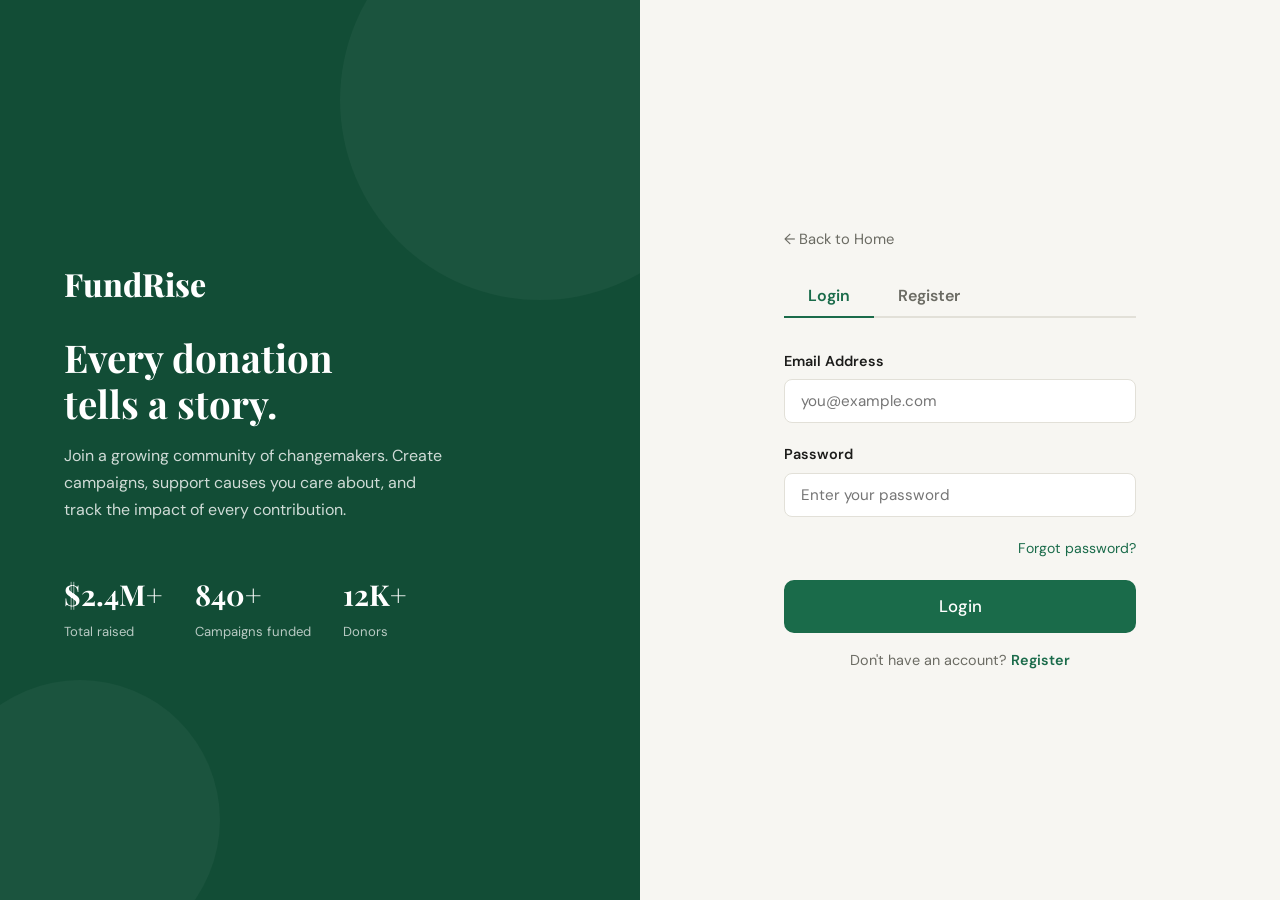
<file: new online funding file/create.html>
<!DOCTYPE html>
<html lang="en">
<head>
    <meta charset="UTF-8">
    <meta name="viewport" content="width=device-width, initial-scale=1.0">
    <title>FundRise — Start a Campaign</title>
    <link rel="stylesheet" href="main.css">
</head>
<body>
<script src="auth.js"></script>
<script>
    Auth.requireAuth();
    document.write(renderNavbar('create'));
</script>

<main class="page-wrapper">
    <div class="page-header">
        <h1 id="pageTitle">Start a New Campaign</h1>
        <p class="text-muted">Fill in the details below. Be clear, honest, and compelling — it makes a difference.</p>
    </div>

    <div class="create-layout">

        <!-- Form -->
        <div class="card">
            <form id="campaignForm" onsubmit="handleSubmit(event)">
                <input type="hidden" id="campaignId">

                <div class="form-group">
                    <label>Campaign Title *</label>
                    <input type="text" id="campTitle" placeholder="e.g. Help Kofi get urgent surgery" required>
                </div>

                <div style="display:grid;grid-template-columns:1fr 1fr;gap:1rem">
                    <div class="form-group">
                        <label>Category *</label>
                        <select id="campCategory" required>
                            <option value="medical">🏥 Medical</option>
                            <option value="education">📚 Education</option>
                            <option value="funeral">🕊️ Funeral</option>
                            <option value="business">💼 Business</option>
                            <option value="charity">❤️ Charity</option>
                        </select>
                    </div>
                    <div class="form-group">
                        <label>Target Amount ($) *</label>
                        <input type="number" id="campTarget" placeholder="e.g. 5000" min="10" required>
                    </div>
                </div>

                <div class="form-group">
                    <label>Deadline *</label>
                    <input type="date" id="campDeadline" required>
                </div>

                <div class="form-group">
                    <label>Description *</label>
                    <textarea id="campDesc" rows="5" placeholder="Tell your story. Why does this campaign matter? How will funds be used?" required></textarea>
                </div>

                <div class="form-group">
                    <label>Upload Campaign Image / Video</label>
                    <input type="file" id="campMedia" accept="image/*,video/*" onchange="previewMedia(event)">
                    <span class="form-hint">Supported: JPG, PNG, MP4. Max 10MB recommended.</span>
                </div>

                <div id="mediaPreview" style="margin-bottom:1rem"></div>

                <div class="form-check">
                    <input type="checkbox" id="campTerms" required>
                    <label for="campTerms">I accept the <a href="faq.html">Terms & Conditions</a> and confirm all information is truthful.</label>
                </div>

                <div style="display:flex;gap:1rem;flex-wrap:wrap">
                    <button type="submit" class="btn btn-primary btn-lg" id="submitBtn">Launch Campaign</button>
                    <a href="index.html" class="btn btn-ghost btn-lg">Cancel</a>
                </div>
            </form>
        </div>

        <!-- Tips sidebar -->
        <div>
            <div class="card" style="margin-bottom:1.5rem">
                <h3 style="font-size:1rem;margin-bottom:1rem">💡 Tips for a Great Campaign</h3>
                <ul class="create-tips" style="list-style:none">
                    <li>Use a clear, emotional title that explains the need quickly.</li>
                    <li>Set a realistic target — campaigns that are funded quickly build momentum.</li>
                    <li>Add a high-quality image or short video. It dramatically increases donations.</li>
                    <li>Write a compelling story. Share who benefits and how funds will be used.</li>
                    <li>Share your campaign on social media and with family immediately after launching.</li>
                </ul>
            </div>

            <div class="card" style="background:var(--primary-light);border-color:transparent">
                <h3 style="font-size:1rem;margin-bottom:0.5rem;color:var(--primary)">🔒 Safe & Secure</h3>
                <p style="font-size:0.88rem;color:var(--primary-dark);line-height:1.6">All campaigns are reviewed by our team. Funds are held securely until withdrawal is approved. You can edit your campaign at any time.</p>
            </div>
        </div>

    </div>
</main>

<footer class="site-footer">
    <p>&copy; 2026 FundRise. All rights reserved.</p>
</footer>

<div id="toast-container"></div>

<script>
    // Check if editing
    const editId = new URLSearchParams(window.location.search).get('edit');
    if (editId) {
        const c = Store.getCampaignById(editId);
        if (c) {
            document.getElementById('pageTitle').textContent = 'Edit Campaign';
            document.getElementById('submitBtn').textContent = 'Update Campaign';
            document.getElementById('campaignId').value = c.id;
            document.getElementById('campTitle').value = c.title;
            document.getElementById('campCategory').value = c.category;
            document.getElementById('campTarget').value = c.target;
            document.getElementById('campDeadline').value = c.deadline;
            document.getElementById('campDesc').value = c.desc;
            if (c.mediaUrl) {
                document.getElementById('mediaPreview').innerHTML = `<img src="${c.mediaUrl}" style="max-height:180px;border-radius:8px">`;
            }
        }
    }

    // Set min date to today
    document.getElementById('campDeadline').min = new Date().toISOString().split('T')[0];

    function previewMedia(e) {
        const file = e.target.files[0];
        if (!file) return;
        const reader = new FileReader();
        reader.onload = ev => {
            document.getElementById('mediaPreview').innerHTML =
                `<img src="${ev.target.result}" style="max-height:180px;border-radius:8px;margin-top:0.5rem;box-shadow:var(--shadow)">`;
        };
        reader.readAsDataURL(file);
    }

    function handleSubmit(e) {
        e.preventDefault();
        const user = Auth.getUser();
        const isEdit = document.getElementById('campaignId').value;
        const preview = document.getElementById('mediaPreview').querySelector('img');
        const campaigns = Store.getCampaigns();

        const data = {
            id: isEdit ? parseInt(isEdit) : Date.now(),
            title: document.getElementById('campTitle').value,
            category: document.getElementById('campCategory').value,
            target: parseFloat(document.getElementById('campTarget').value),
            raised: 0,
            deadline: document.getElementById('campDeadline').value,
            desc: document.getElementById('campDesc').value,
            mediaUrl: preview ? preview.src : null,
            likes: 0,
            donors: [],
            comments: [],
            ownerId: user.id
        };

        if (isEdit) {
            const idx = campaigns.findIndex(c => c.id == isEdit);
            const existing = campaigns[idx];
            data.raised = existing.raised;
            data.likes = existing.likes;
            data.donors = existing.donors;
            data.comments = existing.comments;
            campaigns[idx] = data;
            showToast('Campaign updated successfully!');
        } else {
            campaigns.unshift(data);
            showToast('Campaign launched successfully! 🎉');
        }

        Store.saveCampaigns(campaigns);
        setTimeout(() => window.location.href = 'index.html', 1000);
    }
</script>
</body>
</html>
</file>
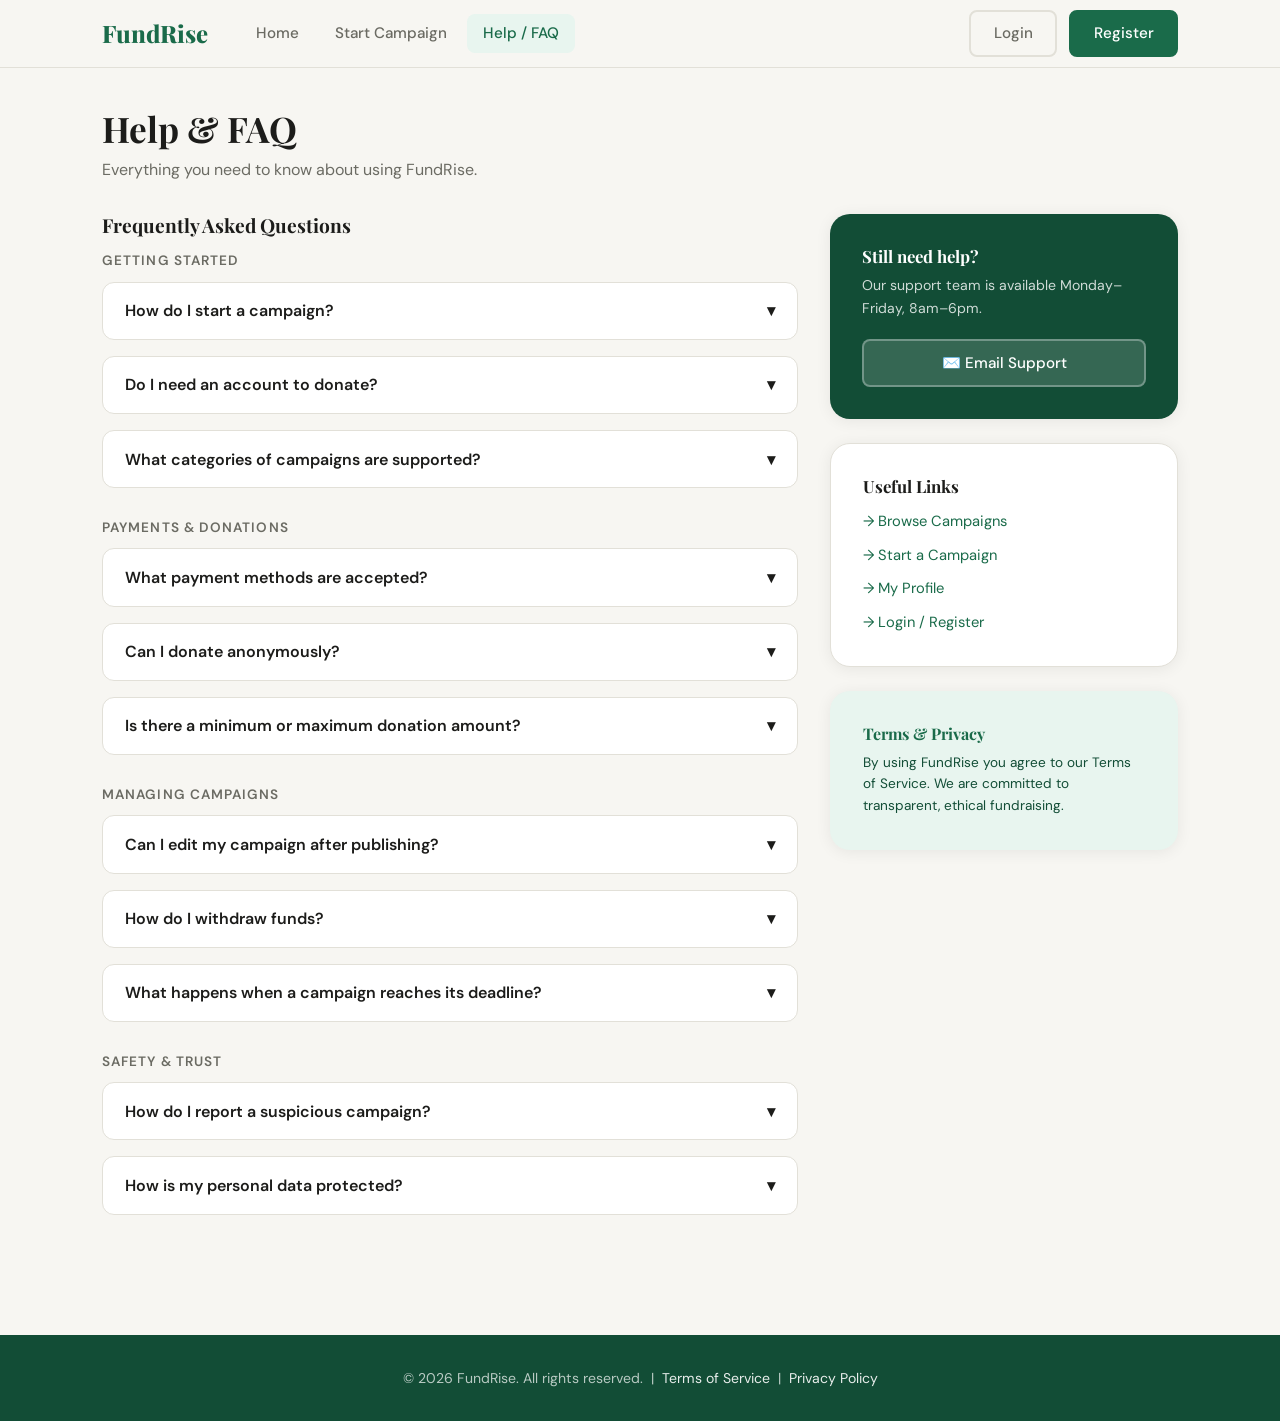
<file: new online funding file/faq.html>
<!DOCTYPE html>
<html lang="en">
<head>
    <meta charset="UTF-8">
    <meta name="viewport" content="width=device-width, initial-scale=1.0">
    <title>FundRise — Help & FAQ</title>
    <link rel="stylesheet" href="main.css">
</head>
<body>
<script src="auth.js"></script>
<script>document.write(renderNavbar('faq'));</script>

<main class="page-wrapper">
    <div class="page-header">
        <h1>Help & FAQ</h1>
        <p class="text-muted">Everything you need to know about using FundRise.</p>
    </div>

    <div style="display:grid;grid-template-columns:2fr 1fr;gap:2rem;align-items:start">

        <!-- FAQ List -->
        <div>
            <h2 style="font-size:1.2rem;margin-bottom:1rem">Frequently Asked Questions</h2>

            <div class="faq-section" style="margin-bottom:2rem">
                <h3 style="font-size:0.85rem;text-transform:uppercase;letter-spacing:0.08em;color:var(--text-muted);margin-bottom:0.75rem;font-family:'DM Sans',sans-serif;font-weight:600">Getting Started</h3>

                <div class="faq-item">
                    <button class="faq-question" onclick="toggleFaq(this)">
                        How do I start a campaign? <i class="chevron">▾</i>
                    </button>
                    <div class="faq-answer">Go to <strong>Start Campaign</strong>, fill in your campaign title, category, target amount, deadline, and description. Upload an image or video, accept the Terms & Conditions, and click Launch. You must be logged in to create a campaign.</div>
                </div>

                <div class="faq-item">
                    <button class="faq-question" onclick="toggleFaq(this)">
                        Do I need an account to donate? <i class="chevron">▾</i>
                    </button>
                    <div class="faq-answer">Yes, you need a free FundRise account to make donations. This helps us prevent fraud and lets you track your giving history. Registration takes less than a minute.</div>
                </div>

                <div class="faq-item">
                    <button class="faq-question" onclick="toggleFaq(this)">
                        What categories of campaigns are supported? <i class="chevron">▾</i>
                    </button>
                    <div class="faq-answer">We support: <strong>Medical</strong> (surgeries, treatments), <strong>Education</strong> (school fees, supplies), <strong>Funeral</strong> (burial costs, support), <strong>Business</strong> (startups, expansions), and <strong>Charity</strong> (community causes). More categories may be added in future.</div>
                </div>
            </div>

            <div class="faq-section" style="margin-bottom:2rem">
                <h3 style="font-size:0.85rem;text-transform:uppercase;letter-spacing:0.08em;color:var(--text-muted);margin-bottom:0.75rem;font-family:'DM Sans',sans-serif;font-weight:600">Payments & Donations</h3>

                <div class="faq-item">
                    <button class="faq-question" onclick="toggleFaq(this)">
                        What payment methods are accepted? <i class="chevron">▾</i>
                    </button>
                    <div class="faq-answer">We currently support <strong>Credit/Debit Cards</strong>, <strong>Mobile Money</strong> (MTN, Vodafone, AirtelTigo), and <strong>Bank Transfer</strong>. All transactions are encrypted and processed securely.</div>
                </div>

                <div class="faq-item">
                    <button class="faq-question" onclick="toggleFaq(this)">
                        Can I donate anonymously? <i class="chevron">▾</i>
                    </button>
                    <div class="faq-answer">Yes! On the campaign page, toggle the <strong>"Donate Anonymously"</strong> checkbox before submitting your donation. Your name will appear as "Anonymous" to the campaign owner and other donors.</div>
                </div>

                <div class="faq-item">
                    <button class="faq-question" onclick="toggleFaq(this)">
                        Is there a minimum or maximum donation amount? <i class="chevron">▾</i>
                    </button>
                    <div class="faq-answer">The minimum donation is <strong>$1</strong>. There is no maximum limit. You can also choose from preset amounts ($5, $10, $20, $50, $100, $200) or enter a custom amount.</div>
                </div>
            </div>

            <div class="faq-section" style="margin-bottom:2rem">
                <h3 style="font-size:0.85rem;text-transform:uppercase;letter-spacing:0.08em;color:var(--text-muted);margin-bottom:0.75rem;font-family:'DM Sans',sans-serif;font-weight:600">Managing Campaigns</h3>

                <div class="faq-item">
                    <button class="faq-question" onclick="toggleFaq(this)">
                        Can I edit my campaign after publishing? <i class="chevron">▾</i>
                    </button>
                    <div class="faq-answer">Yes. Go to <strong>My Profile → My Campaigns</strong> and click Edit next to the campaign you want to update. You can change the title, description, media, and deadline. The target amount and raised total cannot be reduced.</div>
                </div>

                <div class="faq-item">
                    <button class="faq-question" onclick="toggleFaq(this)">
                        How do I withdraw funds? <i class="chevron">▾</i>
                    </button>
                    <div class="faq-answer">Go to <strong>My Profile → Withdraw Funds</strong>. Enter the amount, select your preferred payment method, and provide your account details. Withdrawal requests are reviewed within 2–3 business days before funds are released.</div>
                </div>

                <div class="faq-item">
                    <button class="faq-question" onclick="toggleFaq(this)">
                        What happens when a campaign reaches its deadline? <i class="chevron">▾</i>
                    </button>
                    <div class="faq-answer">When a campaign's deadline passes, it is marked as <strong>Ended</strong>. All funds raised up to that point remain available for withdrawal. Campaigns can still receive donations even after the deadline in some cases — contact support for assistance.</div>
                </div>
            </div>

            <div class="faq-section">
                <h3 style="font-size:0.85rem;text-transform:uppercase;letter-spacing:0.08em;color:var(--text-muted);margin-bottom:0.75rem;font-family:'DM Sans',sans-serif;font-weight:600">Safety & Trust</h3>

                <div class="faq-item">
                    <button class="faq-question" onclick="toggleFaq(this)">
                        How do I report a suspicious campaign? <i class="chevron">▾</i>
                    </button>
                    <div class="faq-answer">On any campaign page, click the <strong>"Report"</strong> button and describe your concern. Our moderation team reviews all reports within 24 hours. Campaigns found to be fraudulent are removed immediately.</div>
                </div>

                <div class="faq-item">
                    <button class="faq-question" onclick="toggleFaq(this)">
                        How is my personal data protected? <i class="chevron">▾</i>
                    </button>
                    <div class="faq-answer">FundRise takes your privacy seriously. We do not sell your data to third parties. All data is encrypted in transit and at rest. You can delete your account at any time by contacting support.</div>
                </div>
            </div>
        </div>

        <!-- Sidebar -->
        <div>
            <div class="card" style="margin-bottom:1.5rem;background:var(--primary-dark);color:#fff;border:none">
                <h3 style="font-size:1.05rem;margin-bottom:0.5rem;color:#fff">Still need help?</h3>
                <p style="font-size:0.88rem;opacity:0.8;margin-bottom:1.25rem;line-height:1.6">Our support team is available Monday–Friday, 8am–6pm.</p>
                <a href="mailto:support@fundrise.app" class="btn" style="background:rgba(255,255,255,0.15);color:#fff;border-color:rgba(255,255,255,0.3);width:100%;justify-content:center">✉️ Email Support</a>
            </div>

            <div class="card" style="margin-bottom:1.5rem">
                <h3 style="font-size:1.05rem;margin-bottom:0.75rem">Useful Links</h3>
                <ul style="list-style:none;display:flex;flex-direction:column;gap:0.5rem">
                    <li><a href="index.html" style="color:var(--primary);font-size:0.92rem">→ Browse Campaigns</a></li>
                    <li><a href="create.html" style="color:var(--primary);font-size:0.92rem">→ Start a Campaign</a></li>
                    <li><a href="profile.html" style="color:var(--primary);font-size:0.92rem">→ My Profile</a></li>
                    <li><a href="login.html" style="color:var(--primary);font-size:0.92rem">→ Login / Register</a></li>
                </ul>
            </div>

            <div class="card" style="background:var(--primary-light);border-color:transparent">
                <h3 style="font-size:1rem;margin-bottom:0.5rem;color:var(--primary)">Terms & Privacy</h3>
                <p style="font-size:0.85rem;color:var(--primary-dark);line-height:1.6">By using FundRise you agree to our Terms of Service. We are committed to transparent, ethical fundraising.</p>
            </div>
        </div>

    </div>
</main>

<footer class="site-footer">
    <p>&copy; 2026 FundRise. All rights reserved. &nbsp;|&nbsp; <a href="faq.html">Terms of Service</a> &nbsp;|&nbsp; <a href="faq.html">Privacy Policy</a></p>
</footer>

<div id="toast-container"></div>

<script>
    function toggleFaq(btn) {
        const item = btn.closest('.faq-item');
        const isOpen = item.classList.contains('open');
        document.querySelectorAll('.faq-item.open').forEach(i => i.classList.remove('open'));
        if (!isOpen) item.classList.add('open');
    }
</script>
</body>
</html>
</file>
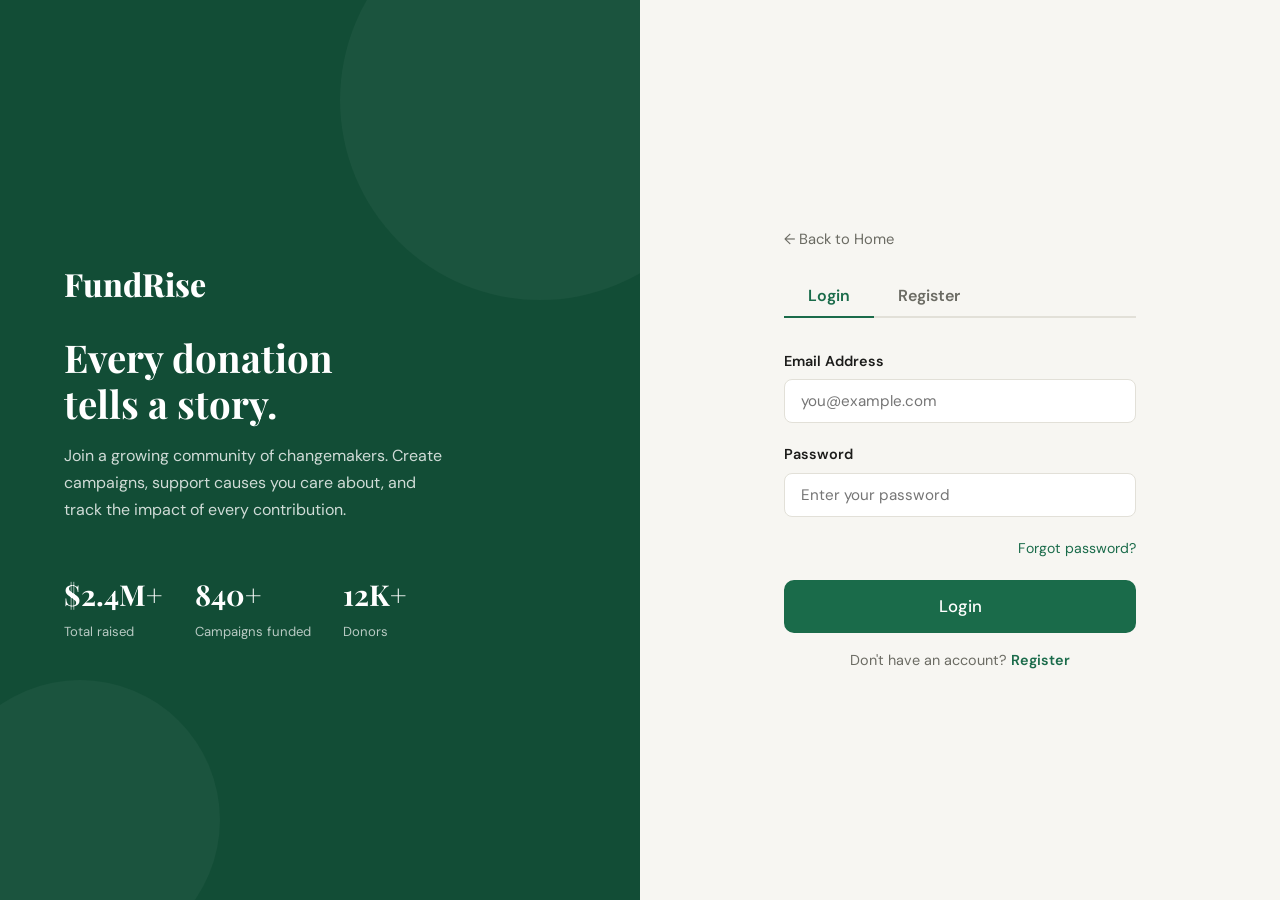
<file: new online funding file/login.html>
<!DOCTYPE html>
<html lang="en">
<head>
    <meta charset="UTF-8">
    <meta name="viewport" content="width=device-width, initial-scale=1.0">
    <title>FundRise — Login / Register</title>
    <link rel="stylesheet" href="main.css">
</head>
<body>
<script src="auth.js"></script>
<script>Auth.redirectIfLoggedIn();</script>

<div class="auth-page">

    <!-- Left decorative panel -->
    <div class="auth-panel-left">
        <div class="auth-brand">FundRise</div>
        <h2>Every donation<br>tells a story.</h2>
        <p>Join a growing community of changemakers. Create campaigns, support causes you care about, and track the impact of every contribution.</p>
        <div class="auth-stats">
            <div>
                <div class="auth-stat-val">$2.4M+</div>
                <div class="auth-stat-label">Total raised</div>
            </div>
            <div>
                <div class="auth-stat-val">840+</div>
                <div class="auth-stat-label">Campaigns funded</div>
            </div>
            <div>
                <div class="auth-stat-val">12K+</div>
                <div class="auth-stat-label">Donors</div>
            </div>
        </div>
    </div>

    <!-- Right form panel -->
    <div class="auth-panel-right">
        <a href="index.html" class="back-link">← Back to Home</a>

        <div class="auth-tabs">
            <button class="auth-tab active" id="loginTab" onclick="switchTab('login')">Login</button>
            <button class="auth-tab" id="registerTab" onclick="switchTab('register')">Register</button>
        </div>

        <!-- Login Form -->
        <form class="auth-form active" id="loginForm" onsubmit="handleLogin(event)">
            <div class="form-group">
                <label>Email Address</label>
                <input type="email" id="loginEmail" placeholder="you@example.com" required>
            </div>
            <div class="form-group">
                <label>Password</label>
                <input type="password" id="loginPass" placeholder="Enter your password" required>
            </div>
            <div style="display:flex;justify-content:flex-end;margin-bottom:1.25rem">
                <a href="#" onclick="showForgotToast()" style="font-size:0.88rem;color:var(--primary)">Forgot password?</a>
            </div>
            <button type="submit" class="btn btn-primary btn-lg btn-block">Login</button>
            <p class="text-center mt-2" style="font-size:0.9rem;color:var(--text-muted)">
                Don't have an account? <a href="#" onclick="switchTab('register')" style="color:var(--primary);font-weight:600">Register</a>
            </p>
        </form>

        <!-- Register Form -->
        <form class="auth-form" id="registerForm" onsubmit="handleRegister(event)">
            <div class="form-group">
                <label>Full Name</label>
                <input type="text" id="regName" placeholder="Your full name" required>
            </div>
            <div class="form-group">
                <label>Email Address</label>
                <input type="email" id="regEmail" placeholder="you@example.com" required>
            </div>
            <div class="form-group">
                <label>Password</label>
                <input type="password" id="regPass" placeholder="Choose a strong password" required minlength="6">
                <span class="form-hint">Minimum 6 characters</span>
            </div>
            <div class="form-check">
                <input type="checkbox" id="regTerms" required>
                <label for="regTerms">I agree to the <a href="faq.html">Terms & Conditions</a> and <a href="faq.html">Privacy Policy</a></label>
            </div>
            <button type="submit" class="btn btn-primary btn-lg btn-block">Create Account</button>
            <p class="text-center mt-2" style="font-size:0.9rem;color:var(--text-muted)">
                Already have an account? <a href="#" onclick="switchTab('login')" style="color:var(--primary);font-weight:600">Login</a>
            </p>
        </form>
    </div>
</div>

<div id="toast-container"></div>

<script>
    // Switch to register tab if URL has #register
    if (window.location.hash === '#register') switchTab('register');

    function switchTab(tab) {
        document.getElementById('loginTab').classList.toggle('active', tab === 'login');
        document.getElementById('registerTab').classList.toggle('active', tab === 'register');
        document.getElementById('loginForm').classList.toggle('active', tab === 'login');
        document.getElementById('registerForm').classList.toggle('active', tab === 'register');
    }

    function handleLogin(e) {
        e.preventDefault();
        const email = document.getElementById('loginEmail').value;
        const user = { id: 'user_' + email, name: email.split('@')[0], email, role: 'USER' };
        localStorage.setItem('fr_user', JSON.stringify(user));
        showToast(`Welcome back, ${user.name}!`);
        setTimeout(() => {
            const redirect = new URLSearchParams(window.location.search).get('redirect');
            window.location.href = redirect || 'index.html';
        }, 800);
    }

    function handleRegister(e) {
        e.preventDefault();
        const name = document.getElementById('regName').value;
        const email = document.getElementById('regEmail').value;
        const user = { id: 'user_' + Date.now(), name, email, role: 'USER' };
        localStorage.setItem('fr_user', JSON.stringify(user));
        showToast(`Account created! Welcome, ${name}.`);
        setTimeout(() => { window.location.href = 'index.html'; }, 800);
    }

    function showForgotToast() {
        showToast('Password reset link sent to your email.', 'info');
    }
</script>
</body>
</html>
</file>
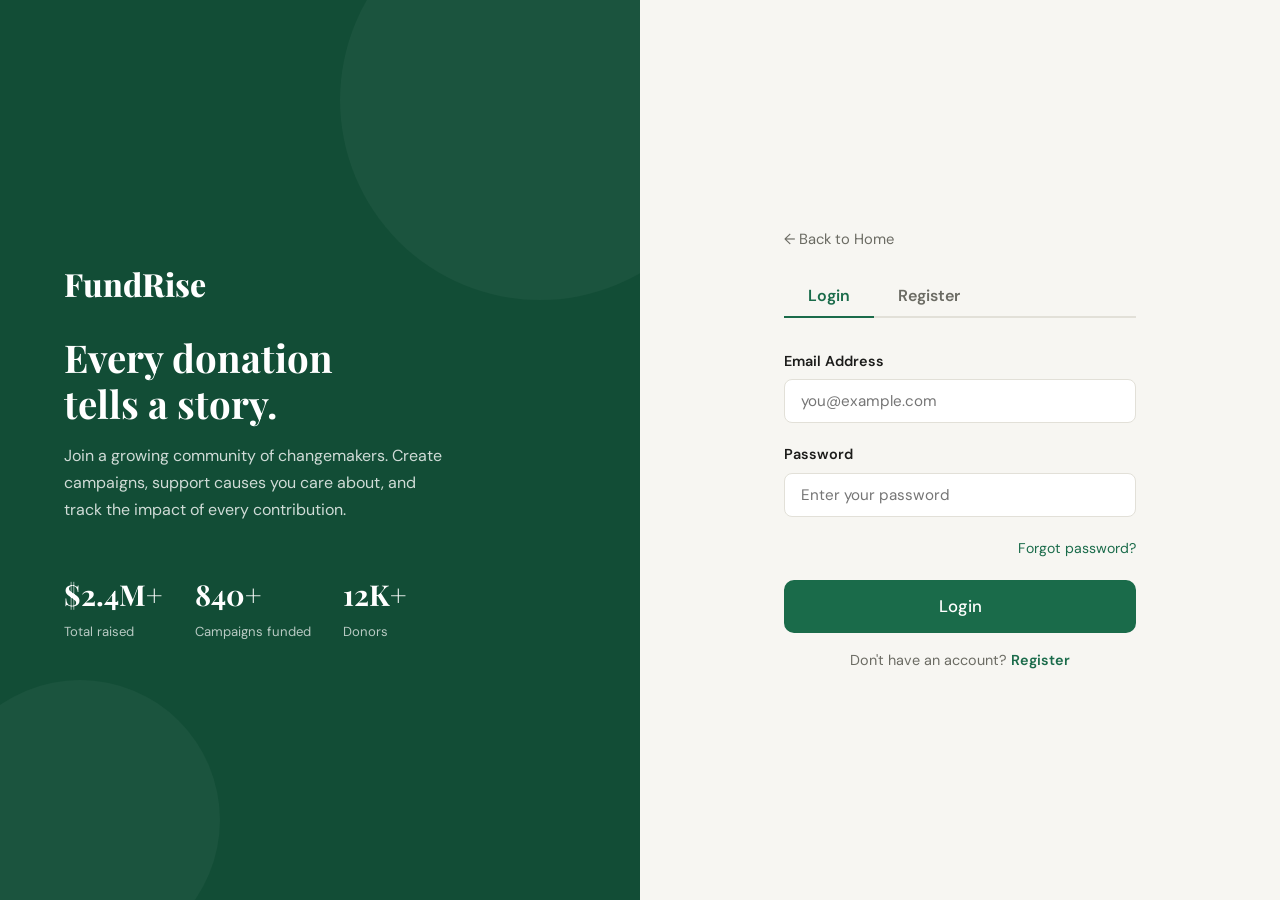
<file: new online funding file/profile.html>
<!DOCTYPE html>
<html lang="en">
<head>
    <meta charset="UTF-8">
    <meta name="viewport" content="width=device-width, initial-scale=1.0">
    <title>FundRise — My Profile</title>
    <link rel="stylesheet" href="main.css">
</head>
<body>
<script src="auth.js"></script>
<script>
    Auth.requireAuth();
    document.write(renderNavbar('profile'));
</script>

<main class="page-wrapper">
    <div class="page-header">
        <h1>My Profile</h1>
        <p class="text-muted">Manage your account, view donation history, and withdraw funds.</p>
    </div>

    <div class="profile-grid">

        <!-- Left: Profile card -->
        <div>
            <div class="card" style="text-align:center;margin-bottom:1.5rem">
                <div class="profile-avatar" id="avatarEl" style="margin:0 auto 1rem"></div>
                <h2 id="profileNameDisplay" style="font-size:1.3rem;margin-bottom:0.25rem"></h2>
                <p id="profileEmailDisplay" class="text-muted" style="font-size:0.9rem"></p>
                <span id="profileRoleBadge" class="badge" style="margin-top:0.75rem;background:var(--primary-light);color:var(--primary)"></span>
            </div>

            <div class="card">
                <h3 style="font-size:1rem;margin-bottom:1rem">Quick Stats</h3>
                <div style="display:flex;flex-direction:column;gap:0.75rem">
                    <div style="display:flex;justify-content:space-between;font-size:0.92rem">
                        <span class="text-muted">Campaigns Created</span>
                        <strong id="statCampaigns">0</strong>
                    </div>
                    <div style="display:flex;justify-content:space-between;font-size:0.92rem">
                        <span class="text-muted">Total Donated</span>
                        <strong id="statDonated">$0</strong>
                    </div>
                    <div style="display:flex;justify-content:space-between;font-size:0.92rem">
                        <span class="text-muted">Member Since</span>
                        <strong>2026</strong>
                    </div>
                </div>
            </div>
        </div>

        <!-- Right: Tabs -->
        <div>
            <div class="profile-tabs">
                <button class="profile-tab active" onclick="switchPanel('edit')">Edit Profile</button>
                <button class="profile-tab" onclick="switchPanel('donations')">Donation History</button>
                <button class="profile-tab" onclick="switchPanel('campaigns')">My Campaigns</button>
                <button class="profile-tab" onclick="switchPanel('withdraw')">Withdraw Funds</button>
            </div>

            <!-- Edit Profile -->
            <div class="profile-panel active card" id="panel-edit">
                <h3 style="font-size:1.05rem;margin-bottom:1.25rem">Account Details</h3>
                <form onsubmit="handleProfileUpdate(event)">
                    <div class="form-group">
                        <label>Full Name</label>
                        <input type="text" id="profName" required>
                    </div>
                    <div class="form-group">
                        <label>Email Address</label>
                        <input type="email" id="profEmail" disabled>
                        <span class="form-hint">Email cannot be changed.</span>
                    </div>
                    <hr class="divider">
                    <h3 style="font-size:1.05rem;margin-bottom:1.25rem">Change Password</h3>
                    <div class="form-group">
                        <label>New Password</label>
                        <input type="password" id="newPass" placeholder="Leave blank to keep current">
                    </div>
                    <div class="form-group">
                        <label>Confirm New Password</label>
                        <input type="password" id="confirmPass" placeholder="Repeat new password">
                    </div>
                    <button type="submit" class="btn btn-primary">Save Changes</button>
                </form>
            </div>

            <!-- Donation History -->
            <div class="profile-panel card" id="panel-donations">
                <h3 style="font-size:1.05rem;margin-bottom:1.25rem">Donation History</h3>
                <div id="donationList"></div>
            </div>

            <!-- My Campaigns -->
            <div class="profile-panel card" id="panel-campaigns">
                <h3 style="font-size:1.05rem;margin-bottom:1.25rem">My Campaigns</h3>
                <div id="myCampaignsList"></div>
            </div>

            <!-- Withdraw Funds -->
            <div class="profile-panel card" id="panel-withdraw">
                <h3 style="font-size:1.05rem;margin-bottom:1.25rem">Request Fund Withdrawal</h3>
                <p class="text-muted" style="font-size:0.9rem;margin-bottom:1.25rem">Withdrawals are reviewed within 2–3 business days. Funds are sent to your registered account.</p>
                <form onsubmit="handleWithdraw(event)">
                    <div class="form-group">
                        <label>Amount to Withdraw ($)</label>
                        <input type="number" id="withdrawAmt" min="1" placeholder="e.g. 500" required>
                    </div>
                    <div class="form-group">
                        <label>Payment Method</label>
                        <select id="withdrawMethod">
                            <option value="mobile">Mobile Money</option>
                            <option value="bank">Bank Transfer</option>
                        </select>
                    </div>
                    <div class="form-group">
                        <label>Account / Phone Details</label>
                        <textarea id="withdrawDetails" rows="3" placeholder="e.g. MTN: 024 123 4567 — Kwame Asante&#10;or Bank: GCB — Acct No. 1234567890"></textarea>
                    </div>
                    <button type="submit" class="btn btn-primary">Submit Withdrawal Request</button>
                </form>
            </div>
        </div>
    </div>
</main>

<footer class="site-footer">
    <p>&copy; 2026 FundRise. All rights reserved.</p>
</footer>

<div id="toast-container"></div>

<script>
    const user = Auth.getUser();

    // Populate UI
    document.getElementById('avatarEl').textContent = user.name.charAt(0).toUpperCase();
    document.getElementById('profileNameDisplay').textContent = user.name;
    document.getElementById('profileEmailDisplay').textContent = user.email;
    document.getElementById('profileRoleBadge').textContent = user.role || 'USER';
    document.getElementById('profName').value = user.name;
    document.getElementById('profEmail').value = user.email;

    // Stats
    const allCampaigns = Store.getCampaigns();
    const mine = allCampaigns.filter(c => c.ownerId === user.id);
    document.getElementById('statCampaigns').textContent = mine.length;
    const totalDonated = allCampaigns.reduce((sum, c) =>
        sum + (c.donors || []).filter(d => !d.anon && d.name === user.name).reduce((s, d) => s + d.amount, 0), 0);
    document.getElementById('statDonated').textContent = '$' + totalDonated.toLocaleString();

    // Donation history (mock + real)
    const donationListEl = document.getElementById('donationList');
    const mockDonations = [
        { campaign: 'Heart Surgery for Leo', amount: 25, date: '2026-03-10', method: 'Mobile Money' },
        { campaign: 'Community Library Build', amount: 50, date: '2026-02-15', method: 'Card' }
    ];
    donationListEl.innerHTML = mockDonations.length
        ? `<ul class="donor-list">${mockDonations.map(d => `
            <li>
                <div>
                    <div style="font-weight:600;font-size:0.92rem">${d.campaign}</div>
                    <div class="text-muted" style="font-size:0.8rem">${d.date} &bull; ${d.method}</div>
                </div>
                <strong>$${d.amount}</strong>
            </li>`).join('')}</ul>`
        : '<p class="text-muted" style="font-size:0.9rem">No donations recorded yet.</p>';

    // My campaigns
    const myCampaignsEl = document.getElementById('myCampaignsList');
    myCampaignsEl.innerHTML = mine.length
        ? mine.map(c => {
            const pct = Math.min(100, Math.round((c.raised / c.target) * 100));
            return `
            <div style="border:1px solid var(--border);border-radius:10px;padding:1rem;margin-bottom:0.75rem">
                <div style="display:flex;justify-content:space-between;align-items:start;flex-wrap:wrap;gap:0.5rem">
                    <div>
                        <div style="font-weight:600">${c.title}</div>
                        <div class="text-muted" style="font-size:0.82rem">${c.deadline} &bull; <span class="badge badge-${c.category}">${c.category}</span></div>
                    </div>
                    <a href="create.html?edit=${c.id}" class="btn btn-outline btn-sm">Edit</a>
                </div>
                <div class="progress-bar" style="margin:0.75rem 0"><div class="progress-fill" style="width:${pct}%"></div></div>
                <div style="display:flex;justify-content:space-between;font-size:0.85rem">
                    <span class="text-muted">$${c.raised.toLocaleString()} of $${c.target.toLocaleString()}</span>
                    <span class="text-muted">${pct}%</span>
                </div>
            </div>`;
        }).join('')
        : '<p class="text-muted" style="font-size:0.9rem">You haven\'t created any campaigns yet. <a href="create.html" style="color:var(--primary)">Start one!</a></p>';

    function switchPanel(name) {
        document.querySelectorAll('.profile-panel').forEach(p => p.classList.remove('active'));
        document.querySelectorAll('.profile-tab').forEach(b => b.classList.remove('active'));
        document.getElementById('panel-' + name).classList.add('active');
        event.target.classList.add('active');
    }

    function handleProfileUpdate(e) {
        e.preventDefault();
        const newPass = document.getElementById('newPass').value;
        const confirmPass = document.getElementById('confirmPass').value;
        if (newPass && newPass !== confirmPass) { showToast('Passwords do not match.', 'warning'); return; }
        user.name = document.getElementById('profName').value;
        localStorage.setItem('fr_user', JSON.stringify(user));
        document.getElementById('profileNameDisplay').textContent = user.name;
        document.getElementById('avatarEl').textContent = user.name.charAt(0).toUpperCase();
        showToast('Profile updated successfully!');
    }

    function handleWithdraw(e) {
        e.preventDefault();
        const amt = document.getElementById('withdrawAmt').value;
        const details = document.getElementById('withdrawDetails').value;
        if (!details.trim()) { showToast('Please enter your account details.', 'warning'); return; }
        showToast(`Withdrawal request for $${amt} submitted. Pending admin review.`, 'info');
        e.target.reset();
    }
</script>
</body>
</html>
</file>
<file: new online funding file/main.css>
/* =============================================
   FundRise — Shared Stylesheet
   Font: DM Sans (body) + Playfair Display (headings)
   ============================================= */

@import url('https://fonts.googleapis.com/css2?family=DM+Sans:wght@300;400;500;600&family=Playfair+Display:wght@700;800&display=swap');

:root {
    --primary: #1a6b4a;
    --primary-dark: #124d36;
    --primary-light: #e8f5ef;
    --accent: #f4a623;
    --accent-dark: #d4861a;
    --danger: #d94f3d;
    --warning: #f4a623;
    --success: #1a6b4a;
    --bg: #f7f6f2;
    --bg-card: #ffffff;
    --text: #1c1c1a;
    --text-muted: #6b6b63;
    --border: #e2e0d8;
    --radius: 12px;
    --radius-lg: 20px;
    --shadow: 0 2px 16px rgba(0,0,0,0.07);
    --shadow-lg: 0 8px 40px rgba(0,0,0,0.12);
    --nav-h: 68px;
}

*, *::before, *::after { box-sizing: border-box; margin: 0; padding: 0; }

html { scroll-behavior: smooth; }

body {
    font-family: 'DM Sans', sans-serif;
    background: var(--bg);
    color: var(--text);
    font-size: 16px;
    line-height: 1.6;
    min-height: 100vh;
}

h1, h2, h3 { font-family: 'Playfair Display', serif; line-height: 1.2; }

a { color: inherit; text-decoration: none; }

img { max-width: 100%; display: block; }

/* =============================================
   NAVBAR
   ============================================= */
.navbar {
    position: sticky;
    top: 0;
    z-index: 100;
    background: rgba(247,246,242,0.95);
    backdrop-filter: blur(10px);
    border-bottom: 1px solid var(--border);
    height: var(--nav-h);
}

.nav-inner {
    max-width: 1140px;
    margin: 0 auto;
    padding: 0 2rem;
    height: 100%;
    display: flex;
    align-items: center;
    gap: 2rem;
}

.nav-logo {
    font-family: 'Playfair Display', serif;
    font-size: 1.5rem;
    font-weight: 800;
    color: var(--primary);
    flex-shrink: 0;
}

.nav-links {
    display: flex;
    gap: 0.25rem;
    flex: 1;
}

.nav-links a {
    padding: 0.45rem 1rem;
    border-radius: 8px;
    font-size: 0.95rem;
    font-weight: 500;
    color: var(--text-muted);
    transition: color 0.2s, background 0.2s;
}

.nav-links a:hover, .nav-links a.active {
    color: var(--primary);
    background: var(--primary-light);
}

.nav-auth {
    display: flex;
    align-items: center;
    gap: 0.75rem;
    flex-shrink: 0;
}

.nav-user {
    font-weight: 600;
    color: var(--primary);
    font-size: 0.95rem;
    padding: 0.45rem 1rem;
    border-radius: 8px;
    background: var(--primary-light);
}

.nav-hamburger {
    display: none;
    background: none;
    border: none;
    font-size: 1.4rem;
    cursor: pointer;
    color: var(--text);
    margin-left: auto;
}

/* =============================================
   BUTTONS
   ============================================= */
.btn {
    display: inline-flex;
    align-items: center;
    justify-content: center;
    gap: 0.4rem;
    padding: 0.6rem 1.4rem;
    border-radius: 8px;
    font-size: 0.95rem;
    font-weight: 500;
    font-family: 'DM Sans', sans-serif;
    cursor: pointer;
    border: 2px solid transparent;
    transition: all 0.18s ease;
    white-space: nowrap;
    text-decoration: none;
}

.btn-primary {
    background: var(--primary);
    color: #fff;
    border-color: var(--primary);
}
.btn-primary:hover { background: var(--primary-dark); border-color: var(--primary-dark); transform: translateY(-1px); }

.btn-accent {
    background: var(--accent);
    color: #fff;
    border-color: var(--accent);
}
.btn-accent:hover { background: var(--accent-dark); border-color: var(--accent-dark); transform: translateY(-1px); }

.btn-outline {
    background: transparent;
    color: var(--primary);
    border-color: var(--primary);
}
.btn-outline:hover { background: var(--primary-light); }

.btn-ghost {
    background: transparent;
    color: var(--text-muted);
    border-color: var(--border);
}
.btn-ghost:hover { background: var(--border); color: var(--text); }

.btn-danger {
    background: var(--danger);
    color: #fff;
    border-color: var(--danger);
}

.btn-lg { padding: 0.85rem 2rem; font-size: 1.05rem; border-radius: 10px; }
.btn-sm { padding: 0.35rem 0.9rem; font-size: 0.85rem; }
.btn-block { width: 100%; }

/* =============================================
   FORMS
   ============================================= */
.form-group {
    display: flex;
    flex-direction: column;
    gap: 0.4rem;
    margin-bottom: 1.25rem;
}

.form-group label {
    font-size: 0.9rem;
    font-weight: 600;
    color: var(--text);
}

.form-group input,
.form-group select,
.form-group textarea {
    padding: 0.7rem 1rem;
    border: 1.5px solid var(--border);
    border-radius: 8px;
    font-size: 0.95rem;
    font-family: 'DM Sans', sans-serif;
    background: var(--bg-card);
    color: var(--text);
    transition: border-color 0.2s, box-shadow 0.2s;
    outline: none;
    width: 100%;
}

.form-group input:focus,
.form-group select:focus,
.form-group textarea:focus {
    border-color: var(--primary);
    box-shadow: 0 0 0 3px rgba(26,107,74,0.1);
}

.form-group input[type="file"] {
    padding: 0.5rem;
    cursor: pointer;
}

.form-group textarea { resize: vertical; min-height: 100px; }

.form-group input[disabled] {
    background: var(--bg);
    color: var(--text-muted);
    cursor: not-allowed;
}

.form-check {
    display: flex;
    align-items: center;
    gap: 0.6rem;
    font-size: 0.9rem;
    color: var(--text-muted);
    margin-bottom: 1.25rem;
}

.form-check input[type="checkbox"] {
    width: 16px; height: 16px;
    accent-color: var(--primary);
    cursor: pointer;
    flex-shrink: 0;
}

.form-check a { color: var(--primary); font-weight: 600; }

.form-hint { font-size: 0.82rem; color: var(--text-muted); }

/* =============================================
   CARDS
   ============================================= */
.card {
    background: var(--bg-card);
    border: 1px solid var(--border);
    border-radius: var(--radius-lg);
    box-shadow: var(--shadow);
    padding: 2rem;
}

/* =============================================
   PROGRESS BAR
   ============================================= */
.progress-bar {
    height: 8px;
    background: var(--border);
    border-radius: 999px;
    overflow: hidden;
    margin: 0.5rem 0;
}

.progress-fill {
    height: 100%;
    background: linear-gradient(90deg, var(--primary), #2d9e6e);
    border-radius: 999px;
    transition: width 0.6s ease;
}

/* =============================================
   BADGE / TAG
   ============================================= */
.badge {
    display: inline-block;
    padding: 0.2rem 0.7rem;
    border-radius: 999px;
    font-size: 0.78rem;
    font-weight: 600;
    text-transform: capitalize;
    letter-spacing: 0.02em;
}

.badge-medical   { background: #fde8e8; color: #c0392b; }
.badge-education { background: #e8f0fd; color: #2c5cc5; }
.badge-funeral   { background: #ece8fd; color: #6c3cc5; }
.badge-business  { background: #fdf6e8; color: #c5843c; }
.badge-charity   { background: #e8fdf0; color: var(--primary); }

/* =============================================
   TOAST NOTIFICATIONS
   ============================================= */
#toast-container {
    position: fixed;
    bottom: 2rem;
    right: 2rem;
    z-index: 9999;
    display: flex;
    flex-direction: column;
    gap: 0.5rem;
}

.toast {
    padding: 0.85rem 1.4rem;
    border-radius: 10px;
    font-size: 0.92rem;
    font-weight: 500;
    background: var(--text);
    color: #fff;
    box-shadow: var(--shadow-lg);
    opacity: 0;
    transform: translateX(20px);
    transition: opacity 0.3s, transform 0.3s;
    max-width: 320px;
    border-left: 4px solid var(--primary);
}
.toast.show { opacity: 1; transform: translateX(0); }
.toast.toast-warning { border-left-color: var(--warning); }
.toast.toast-danger  { border-left-color: var(--danger); }
.toast.toast-info    { border-left-color: #3b82f6; }

/* =============================================
   CAMPAIGN CARDS (Home page)
   ============================================= */
.campaign-grid {
    display: grid;
    grid-template-columns: repeat(auto-fill, minmax(300px, 1fr));
    gap: 1.5rem;
    margin-top: 1.5rem;
}

.campaign-card {
    background: var(--bg-card);
    border: 1px solid var(--border);
    border-radius: var(--radius-lg);
    overflow: hidden;
    cursor: pointer;
    transition: transform 0.2s, box-shadow 0.2s;
    box-shadow: var(--shadow);
}

.campaign-card:hover { transform: translateY(-4px); box-shadow: var(--shadow-lg); }

.campaign-thumb {
    height: 190px;
    background: var(--primary-light);
    display: flex;
    align-items: center;
    justify-content: center;
    font-size: 3rem;
    overflow: hidden;
}

.campaign-thumb img { width: 100%; height: 100%; object-fit: cover; }

.campaign-body { padding: 1.25rem; }
.campaign-body h3 { font-size: 1.05rem; margin-bottom: 0.3rem; font-family: 'DM Sans', sans-serif; font-weight: 600; }
.campaign-meta { font-size: 0.85rem; color: var(--text-muted); margin-top: 0.5rem; }
.campaign-footer { display: flex; justify-content: space-between; align-items: center; margin-top: 0.75rem; }

/* =============================================
   SEARCH / FILTER BAR
   ============================================= */
.search-bar {
    display: flex;
    gap: 1rem;
    flex-wrap: wrap;
}

.search-bar input {
    flex: 1;
    min-width: 200px;
    padding: 0.7rem 1rem;
    border: 1.5px solid var(--border);
    border-radius: 8px;
    font-size: 0.95rem;
    font-family: 'DM Sans', sans-serif;
    background: var(--bg-card);
    outline: none;
    transition: border-color 0.2s;
}

.search-bar input:focus { border-color: var(--primary); }

.search-bar select {
    padding: 0.7rem 1rem;
    border: 1.5px solid var(--border);
    border-radius: 8px;
    font-size: 0.95rem;
    font-family: 'DM Sans', sans-serif;
    background: var(--bg-card);
    outline: none;
    cursor: pointer;
}

/* =============================================
   HERO (Home page)
   ============================================= */
.hero {
    position: relative;
    height: 58vh;
    min-height: 380px;
    display: flex;
    align-items: center;
    justify-content: center;
    overflow: hidden;
    border-radius: var(--radius-lg);
    margin-bottom: 2.5rem;
    background: var(--primary-dark);
}

.hero-video {
    position: absolute;
    top: 50%; left: 50%;
    transform: translate(-50%, -50%);
    min-width: 100%; min-height: 100%;
    width: auto; height: auto;
    object-fit: cover;
    z-index: 0;
}

.hero-overlay {
    position: absolute;
    inset: 0;
    background: linear-gradient(to bottom, rgba(0,0,0,0.2), rgba(0,0,0,0.72));
    z-index: 1;
}

.hero-content {
    position: relative;
    z-index: 2;
    text-align: center;
    color: #fff;
    padding: 2rem;
    max-width: 680px;
    animation: fadeInUp 0.8s ease-out;
}

.hero-content h1 { font-size: 3.2rem; margin-bottom: 0.75rem; text-shadow: 0 2px 8px rgba(0,0,0,0.4); }
.hero-content p  { font-size: 1.15rem; opacity: 0.9; margin-bottom: 2rem; }
.hero-btns { display: flex; gap: 1rem; justify-content: center; flex-wrap: wrap; }

@keyframes fadeInUp { from { opacity:0; transform:translateY(24px); } to { opacity:1; transform:translateY(0); } }

/* =============================================
   AUTH PAGE
   ============================================= */
.auth-page {
    min-height: 100vh;
    display: grid;
    grid-template-columns: 1fr 1fr;
    background: var(--bg);
}

.auth-panel-left {
    background: var(--primary-dark);
    display: flex;
    flex-direction: column;
    justify-content: center;
    align-items: flex-start;
    padding: 4rem;
    color: #fff;
    position: relative;
    overflow: hidden;
}

.auth-panel-left::before {
    content: '';
    position: absolute;
    width: 400px; height: 400px;
    border-radius: 50%;
    background: rgba(255,255,255,0.04);
    top: -100px; right: -100px;
}

.auth-panel-left::after {
    content: '';
    position: absolute;
    width: 280px; height: 280px;
    border-radius: 50%;
    background: rgba(255,255,255,0.04);
    bottom: -60px; left: -60px;
}

.auth-brand { font-family: 'Playfair Display', serif; font-size: 2rem; font-weight: 800; margin-bottom: 1.5rem; }
.auth-panel-left h2 { font-size: 2.4rem; margin-bottom: 1rem; line-height: 1.2; }
.auth-panel-left p { font-size: 1rem; opacity: 0.8; max-width: 380px; line-height: 1.7; }

.auth-stats {
    display: flex;
    gap: 2rem;
    margin-top: 3rem;
}

.auth-stat-val { font-size: 1.8rem; font-weight: 700; font-family: 'Playfair Display', serif; }
.auth-stat-label { font-size: 0.82rem; opacity: 0.7; margin-top: 0.2rem; }

.auth-panel-right {
    display: flex;
    flex-direction: column;
    justify-content: center;
    padding: 4rem;
    max-width: 480px;
    margin: 0 auto;
    width: 100%;
}

.auth-tabs {
    display: flex;
    border-bottom: 2px solid var(--border);
    margin-bottom: 2rem;
    gap: 0;
}

.auth-tab {
    padding: 0.6rem 1.5rem;
    font-size: 1rem;
    font-weight: 600;
    background: none;
    border: none;
    cursor: pointer;
    color: var(--text-muted);
    border-bottom: 2px solid transparent;
    margin-bottom: -2px;
    font-family: 'DM Sans', sans-serif;
    transition: color 0.2s, border-color 0.2s;
}

.auth-tab.active {
    color: var(--primary);
    border-bottom-color: var(--primary);
}

.auth-form { display: none; }
.auth-form.active { display: block; }

/* =============================================
   CAMPAIGN DETAIL PAGE
   ============================================= */
.detail-grid {
    display: grid;
    grid-template-columns: 1fr 340px;
    gap: 2rem;
    align-items: start;
}

.detail-media {
    height: 360px;
    background: var(--primary-light);
    border-radius: var(--radius-lg);
    display: flex;
    align-items: center;
    justify-content: center;
    font-size: 4rem;
    overflow: hidden;
    margin-bottom: 1.5rem;
}

.detail-media img { width: 100%; height: 100%; object-fit: cover; }

.detail-actions {
    display: flex;
    flex-wrap: wrap;
    gap: 0.75rem;
    margin: 1.5rem 0;
}

.comment {
    padding: 1rem;
    background: var(--bg);
    border-radius: 10px;
    margin-bottom: 0.75rem;
}

.comment strong { font-size: 0.92rem; }
.comment p { font-size: 0.92rem; color: var(--text-muted); margin-top: 0.3rem; }

.donor-list { list-style: none; }
.donor-list li {
    display: flex;
    justify-content: space-between;
    padding: 0.6rem 0;
    border-bottom: 1px solid var(--border);
    font-size: 0.92rem;
}
.donor-list li:last-child { border-bottom: none; }

/* =============================================
   CREATE CAMPAIGN PAGE
   ============================================= */
.create-layout {
    display: grid;
    grid-template-columns: 1fr 320px;
    gap: 2rem;
    align-items: start;
}

.create-tips li {
    font-size: 0.9rem;
    color: var(--text-muted);
    margin-bottom: 0.75rem;
    padding-left: 1rem;
    border-left: 3px solid var(--primary-light);
    line-height: 1.5;
}

/* =============================================
   PROFILE PAGE
   ============================================= */
.profile-grid {
    display: grid;
    grid-template-columns: 280px 1fr;
    gap: 2rem;
    align-items: start;
}

.profile-avatar {
    width: 80px; height: 80px;
    border-radius: 50%;
    background: var(--primary);
    color: #fff;
    font-family: 'Playfair Display', serif;
    font-size: 2rem;
    display: flex;
    align-items: center;
    justify-content: center;
    margin-bottom: 1rem;
}

.profile-tabs {
    display: flex;
    gap: 0.25rem;
    border-bottom: 2px solid var(--border);
    margin-bottom: 1.5rem;
    flex-wrap: wrap;
}

.profile-tab {
    padding: 0.5rem 1.2rem;
    border: none;
    background: none;
    font-size: 0.95rem;
    font-weight: 600;
    cursor: pointer;
    font-family: 'DM Sans', sans-serif;
    color: var(--text-muted);
    border-bottom: 2px solid transparent;
    margin-bottom: -2px;
    transition: color 0.2s, border-color 0.2s;
}

.profile-tab.active { color: var(--primary); border-bottom-color: var(--primary); }

.profile-panel { display: none; }
.profile-panel.active { display: block; }

/* =============================================
   FAQ PAGE
   ============================================= */
.faq-item {
    border: 1px solid var(--border);
    border-radius: var(--radius);
    background: var(--bg-card);
    margin-bottom: 1rem;
    overflow: hidden;
}

.faq-question {
    width: 100%;
    text-align: left;
    padding: 1.1rem 1.4rem;
    background: none;
    border: none;
    cursor: pointer;
    font-size: 1rem;
    font-weight: 600;
    font-family: 'DM Sans', sans-serif;
    color: var(--text);
    display: flex;
    justify-content: space-between;
    align-items: center;
    transition: background 0.2s;
}

.faq-question:hover { background: var(--bg); }
.faq-question .chevron { transition: transform 0.2s; font-style: normal; }
.faq-item.open .chevron { transform: rotate(180deg); }

.faq-answer {
    max-height: 0;
    overflow: hidden;
    transition: max-height 0.3s ease, padding 0.3s;
    padding: 0 1.4rem;
    font-size: 0.95rem;
    color: var(--text-muted);
    line-height: 1.7;
}

.faq-item.open .faq-answer { max-height: 300px; padding: 0 1.4rem 1.2rem; }

/* =============================================
   PAGE WRAPPER
   ============================================= */
.page-wrapper {
    max-width: 1140px;
    margin: 0 auto;
    padding: 2.5rem 2rem;
}

.page-header {
    margin-bottom: 2rem;
}

.page-header h1 { font-size: 2.2rem; margin-bottom: 0.4rem; }
.page-header p { color: var(--text-muted); font-size: 1rem; }

.back-link {
    display: inline-flex;
    align-items: center;
    gap: 0.4rem;
    color: var(--text-muted);
    font-size: 0.92rem;
    margin-bottom: 1.5rem;
    transition: color 0.2s;
}
.back-link:hover { color: var(--primary); }

/* =============================================
   FOOTER
   ============================================= */
footer.site-footer {
    background: var(--primary-dark);
    color: rgba(255,255,255,0.7);
    text-align: center;
    padding: 2rem;
    margin-top: 4rem;
    font-size: 0.88rem;
}

footer.site-footer a { color: rgba(255,255,255,0.9); }

/* =============================================
   UTILITY
   ============================================= */
.text-muted { color: var(--text-muted); }
.text-success { color: var(--success); }
.text-center { text-align: center; }
.mt-1 { margin-top: 0.5rem; }
.mt-2 { margin-top: 1rem; }
.mt-3 { margin-top: 1.5rem; }
.mb-2 { margin-bottom: 1rem; }
.gap-1 { gap: 0.5rem; }
.flex { display: flex; }
.flex-wrap { flex-wrap: wrap; }
.items-center { align-items: center; }
.justify-between { justify-content: space-between; }
.divider { border: none; border-top: 1px solid var(--border); margin: 1.5rem 0; }

/* =============================================
   RESPONSIVE
   ============================================= */
@media (max-width: 900px) {
    .detail-grid, .create-layout, .profile-grid { grid-template-columns: 1fr; }
    .auth-page { grid-template-columns: 1fr; }
    .auth-panel-left { display: none; }
    .auth-panel-right { padding: 3rem 2rem; max-width: 100%; }
}

@media (max-width: 640px) {
    .nav-links { display: none; flex-direction: column; position: absolute; top: var(--nav-h); left: 0; right: 0; background: var(--bg); padding: 1rem; border-bottom: 1px solid var(--border); }
    .nav-links.open { display: flex; }
    .nav-hamburger { display: block; }
    .nav-auth .btn { font-size: 0.85rem; padding: 0.45rem 0.9rem; }
    .hero-content h1 { font-size: 2rem; }
    .page-wrapper { padding: 1.5rem 1rem; }
}
</file>
